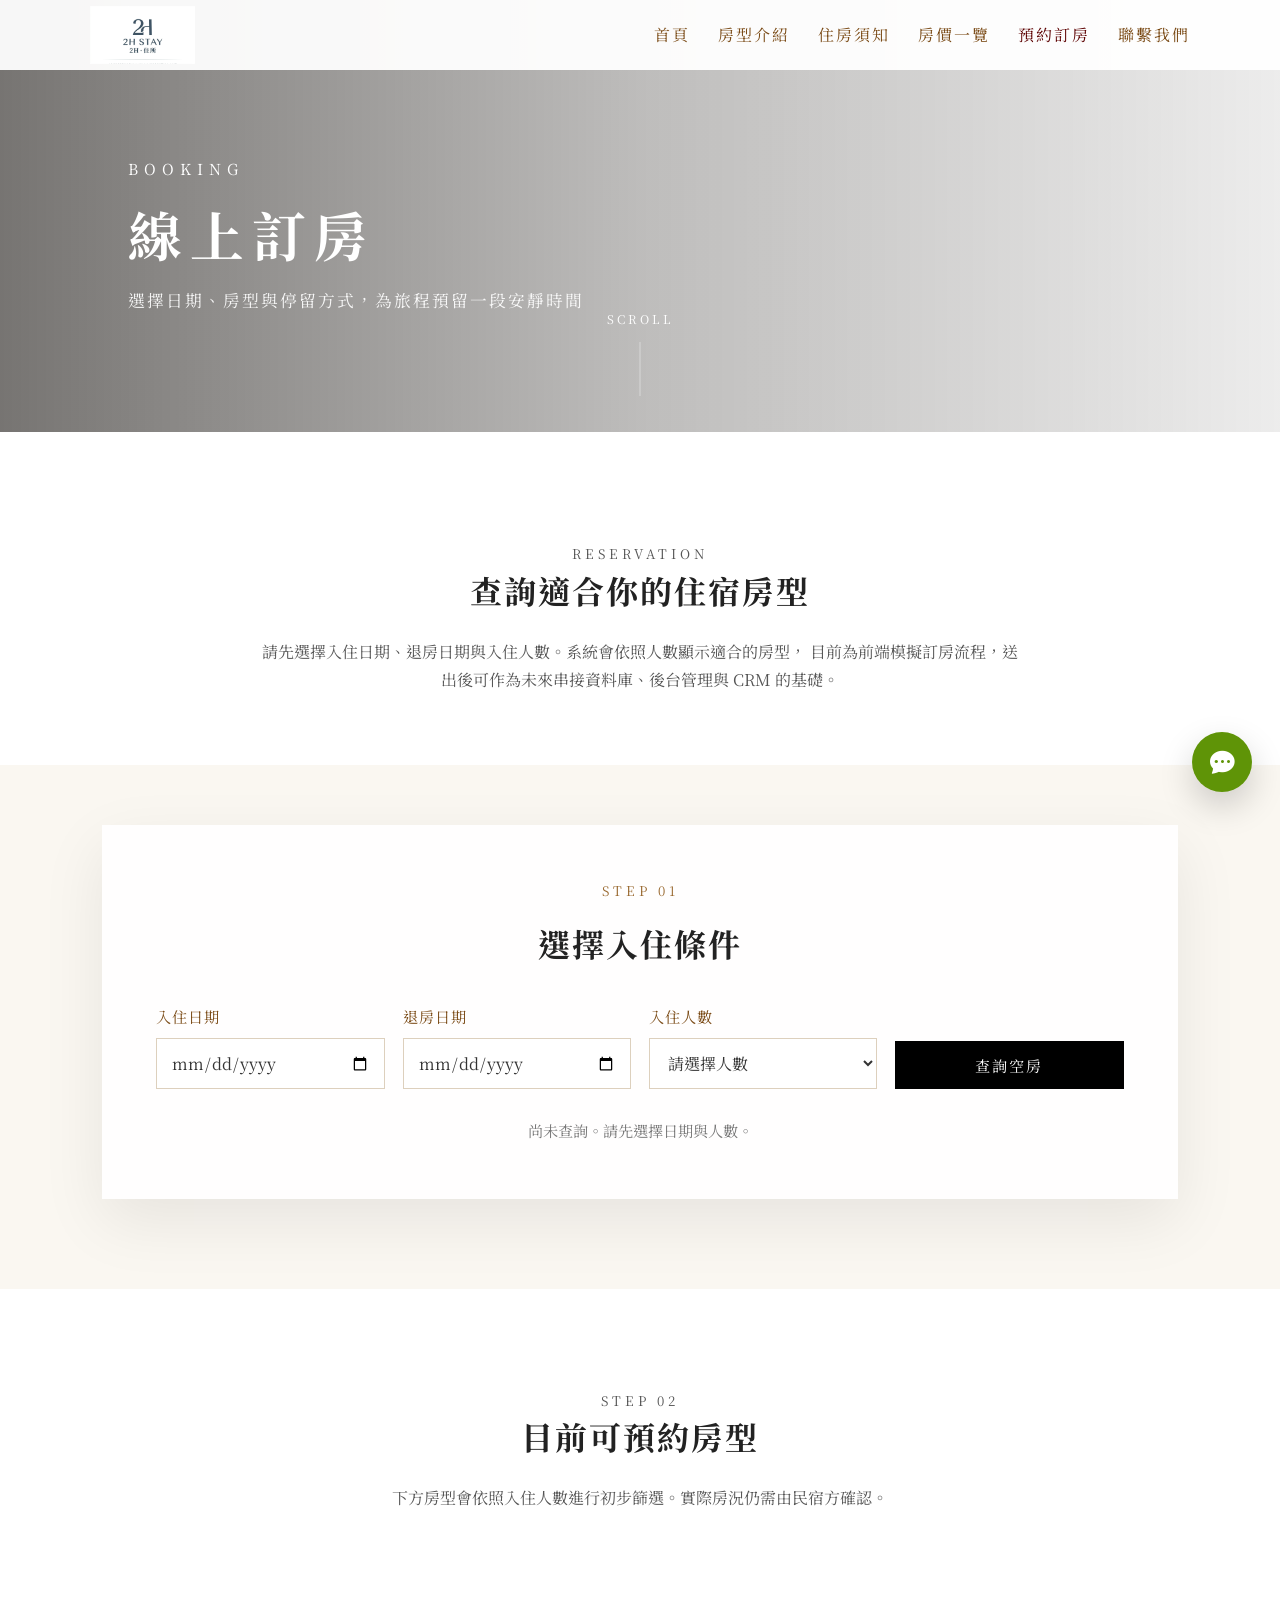
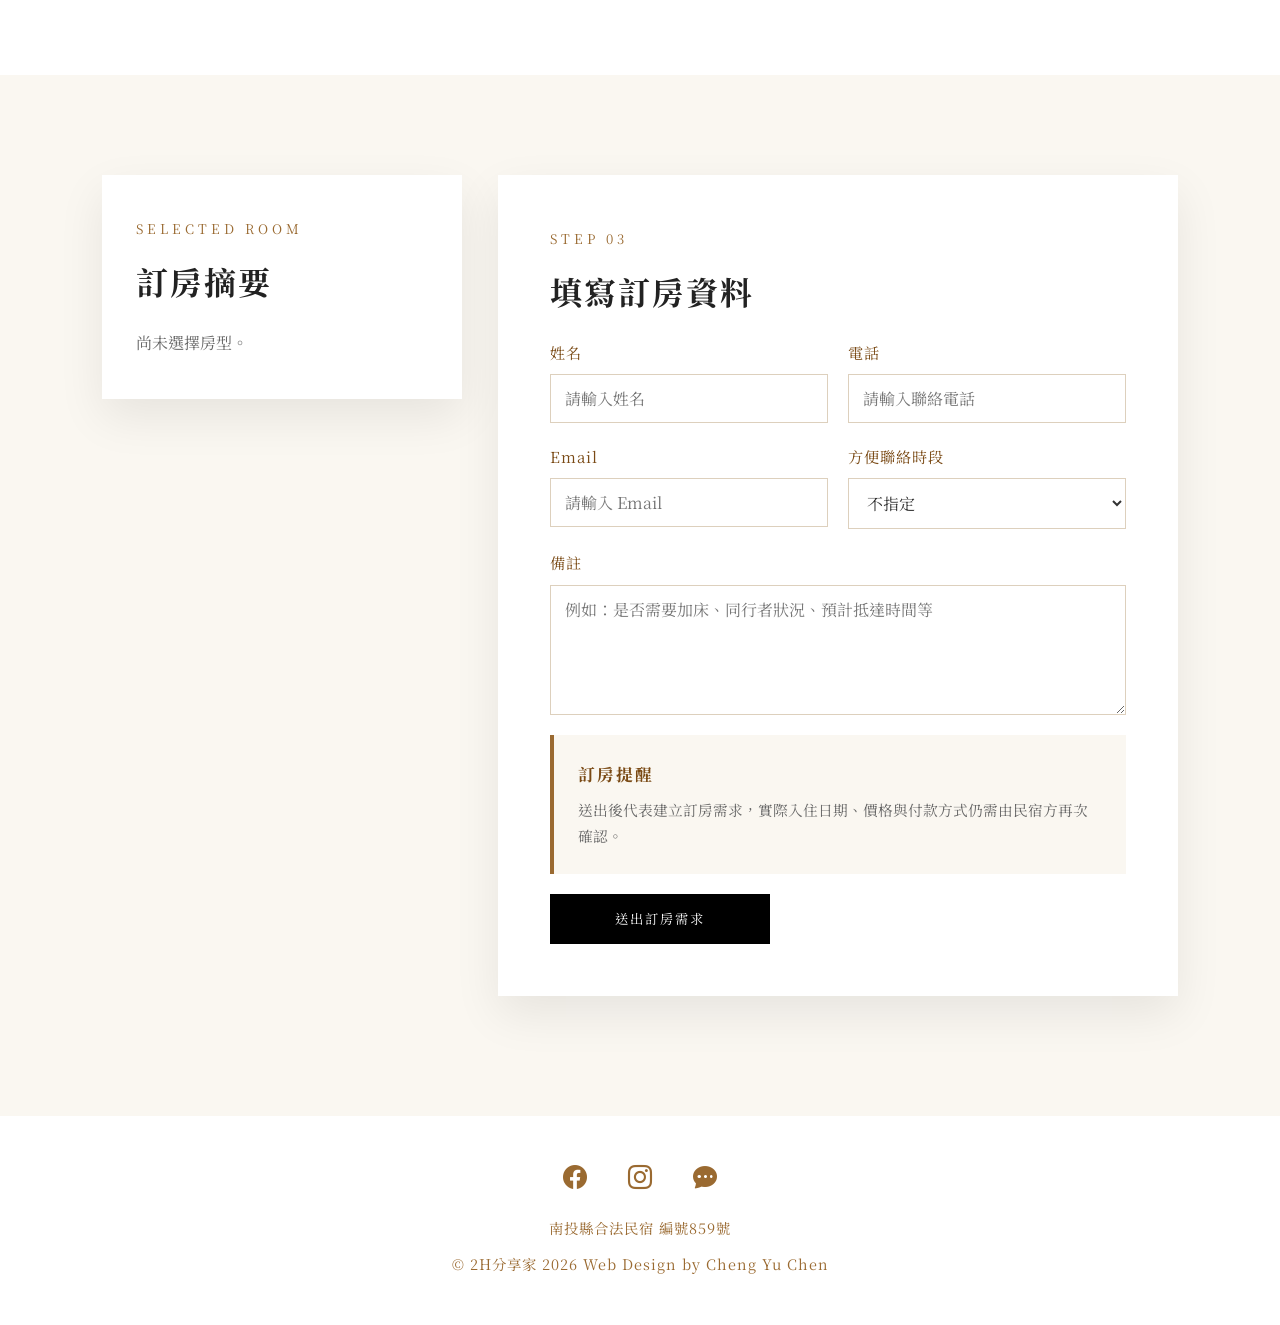
<file: booking.html>
<!DOCTYPE html>
<html lang="zh-TW">
<head>
  <meta charset="UTF-8">
  <meta name="viewport" content="width=device-width, initial-scale=1.0">

  <title>預約訂房｜2H分享家</title>
  <meta name="description" content="2H分享家線上訂房，選擇入住日期、退房日期與入住人數，查看可預約房型並送出訂房需求。">
  <meta name="keywords" content="2H分享家訂房,日月潭民宿訂房,南投住宿,包棟民宿,線上訂房">

  <meta property="og:type" content="website">
  <meta property="og:title" content="線上訂房｜2H分享家">
  <meta property="og:description" content="選擇入住日期與房型，為自己安排一段安靜舒適的日月潭住宿。">
  <meta property="og:locale" content="zh_TW">

  <link rel="canonical" href="https://sunmoonlakebnb.com.tw/booking.html">

  <link rel="preconnect" href="https://fonts.googleapis.com">
  <link rel="preconnect" href="https://fonts.gstatic.com" crossorigin>
  <link href="https://fonts.googleapis.com/css2?family=Noto+Serif+TC:wght@400;500;600;700&display=swap" rel="stylesheet">
  <link href="https://cdn.jsdelivr.net/npm/bootstrap-icons@1.10.5/font/bootstrap-icons.css" rel="stylesheet">

  <link rel="stylesheet" href="./css/base.css">
  <link rel="stylesheet" href="./css/layout.css">
  <link rel="stylesheet" href="./css/book.css">
</head>

<body data-page="booking">
  <div id="site-header"></div>

  <section class="booking-hero">
    <div class="booking-hero-mask"></div>

    <div class="booking-hero-text reveal">
      <p>BOOKING</p>
      <h1>線上訂房</h1>
      <span>選擇日期、房型與停留方式，為旅程預留一段安靜時間</span>
    </div>

    <div class="scroll-down">
      <span>SCROLL</span>
      <div class="scroll-line"></div>
    </div>
  </section>

  <main>
    <section class="booking-intro reveal">
      <p class="section-subtitle">RESERVATION</p>
      <h2>查詢適合你的住宿房型</h2>
      <p>
        請先選擇入住日期、退房日期與入住人數。系統會依照人數顯示適合的房型，
        目前為前端模擬訂房流程，送出後可作為未來串接資料庫、後台管理與 CRM 的基礎。
      </p>
    </section>

    <section class="booking-search-section reveal" aria-labelledby="bookingSearchTitle">
      <div class="booking-search-panel">
        <div class="booking-search-heading">
          <p class="section-subtitle">STEP 01</p>
          <h2 id="bookingSearchTitle">選擇入住條件</h2>
        </div>

        <form id="bookingSearchForm" class="booking-search-form">
          <div class="booking-field">
            <label for="checkin">入住日期</label>
            <input id="checkin" name="checkin" type="date" required>
          </div>

          <div class="booking-field">
            <label for="checkout">退房日期</label>
            <input id="checkout" name="checkout" type="date" required>
          </div>

          <div class="booking-field">
            <label for="guests">入住人數</label>
            <select id="guests" name="guests" required>
              <option value="">請選擇人數</option>
              <option value="2">2 位</option>
              <option value="4">4 位</option>
              <option value="6">6 位</option>
              <option value="10">10 位</option>
              <option value="14">14 位</option>
              <option value="24">24 位</option>
            </select>
          </div>

          <button class="booking-search-btn" type="submit">
            查詢空房
          </button>
        </form>

        <p id="searchHint" class="search-hint">
          尚未查詢。請先選擇日期與人數。
        </p>
      </div>
    </section>

    <section class="available-room-section" aria-labelledby="availableRoomTitle">
      <div class="available-room-heading reveal">
        <p class="section-subtitle">STEP 02</p>
        <h2 id="availableRoomTitle">目前可預約房型</h2>
        <p>
          下方房型會依照入住人數進行初步篩選。實際房況仍需由民宿方確認。
        </p>
      </div>

      <div id="availableRoomList" class="available-room-list"></div>
    </section>

    <section class="booking-form-section reveal" aria-labelledby="bookingFormTitle">
      <div class="booking-form-layout">
        <aside class="booking-summary-card">
          <p class="section-subtitle">SELECTED ROOM</p>
          <h2>訂房摘要</h2>

          <div id="selectedRoomSummary" class="selected-room-summary">
            <p>尚未選擇房型。</p>
          </div>
        </aside>

        <div class="booking-form-panel">
          <p class="section-subtitle">STEP 03</p>
          <h2 id="bookingFormTitle">填寫訂房資料</h2>

          <form id="bookingForm" class="booking-form">
            <input id="selectedRoomId" name="selectedRoomId" type="hidden">

            <div class="booking-field">
              <label for="name">姓名</label>
              <input id="name" name="name" type="text" placeholder="請輸入姓名" required>
            </div>

            <div class="booking-field">
              <label for="phone">電話</label>
              <input id="phone" name="phone" type="tel" placeholder="請輸入聯絡電話" required>
            </div>

            <div class="booking-field">
              <label for="email">Email</label>
              <input id="email" name="email" type="email" placeholder="請輸入 Email" required>
            </div>

            <div class="booking-field">
              <label for="contactTime">方便聯絡時段</label>
              <select id="contactTime" name="contactTime">
                <option value="不指定">不指定</option>
                <option value="上午 09:00-12:00">上午 09:00-12:00</option>
                <option value="下午 13:00-18:00">下午 13:00-18:00</option>
                <option value="晚上 18:00-21:00">晚上 18:00-21:00</option>
              </select>
            </div>

            <div class="booking-field full">
              <label for="note">備註</label>
              <textarea id="note" name="note" placeholder="例如：是否需要加床、同行者狀況、預計抵達時間等"></textarea>
            </div>

            <div class="booking-notice full">
              <h3>訂房提醒</h3>
              <p>
                送出後代表建立訂房需求，實際入住日期、價格與付款方式仍需由民宿方再次確認。
              </p>
            </div>

            <div class="booking-action full">
              <button type="submit" class="submit-booking-btn">
                送出訂房需求
              </button>
            </div>
          </form>

          <div id="bookingResult" class="booking-result" aria-live="polite"></div>
        </div>
      </div>
    </section>
  </main>

  <div id="site-footer"></div>

  <script src="./js/layout.js"></script>
  <script src="./js/scrollEffects.js"></script>
  <script src="./data/rooms.js"></script>
  <script src="./js/book.js"></script>
</body>
</html>
</file>
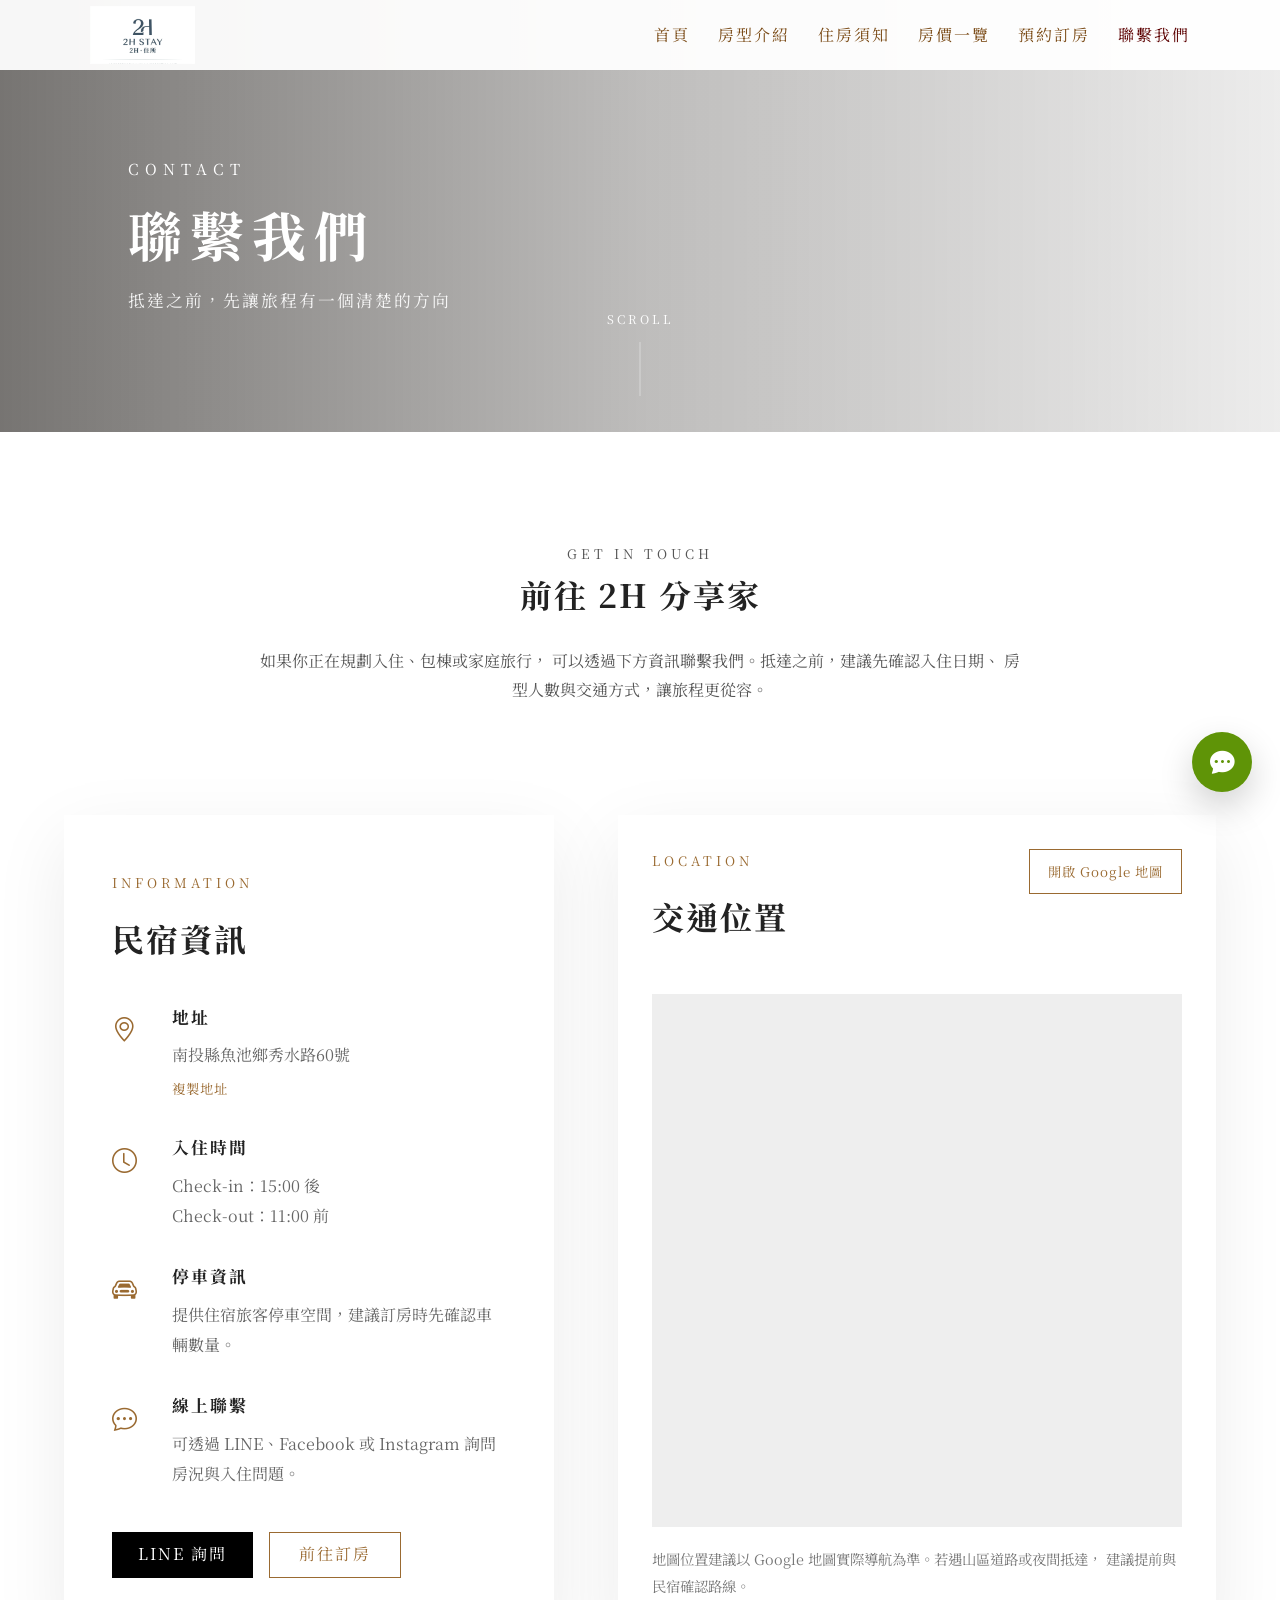
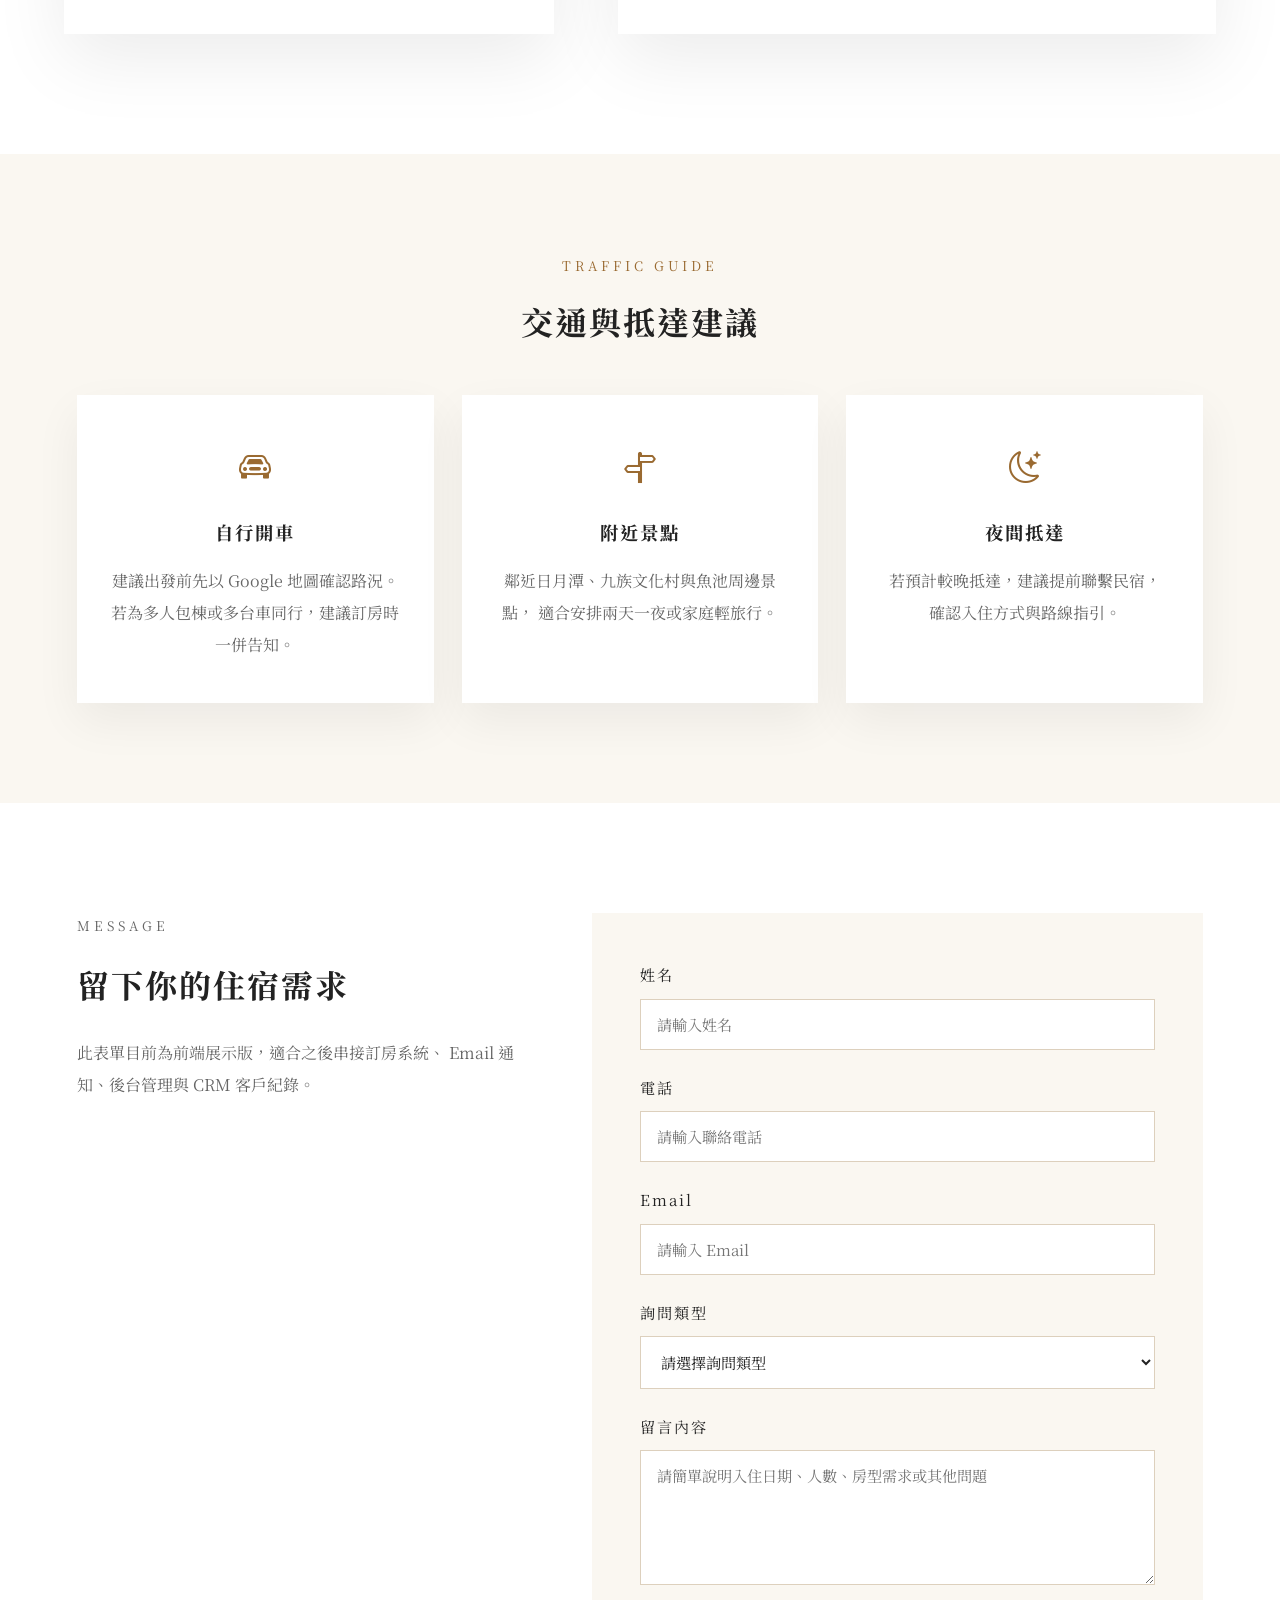
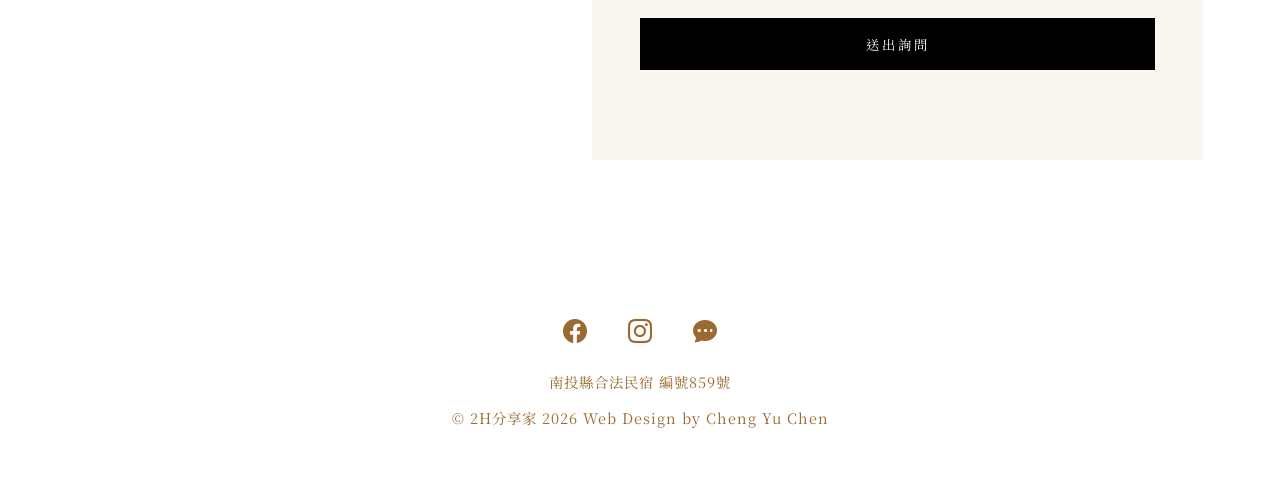
<file: contact.html>
<!DOCTYPE html>
<html lang="zh-TW">
<head>
  <meta charset="UTF-8">
  <meta name="viewport" content="width=device-width, initial-scale=1.0">

  <title>聯繫我們｜2H分享家</title>

  <meta
    name="description"
    content="聯繫2H分享家，查看民宿地址、交通位置、停車資訊、入住時間與線上聯絡方式。"
  >
  <meta
    name="keywords"
    content="2H分享家聯繫方式,日月潭民宿地址,南投民宿交通,魚池鄉民宿,包棟民宿聯絡"
  >

  <meta property="og:type" content="website">
  <meta property="og:title" content="聯繫我們｜2H分享家">
  <meta property="og:description" content="查看2H分享家的地址、交通方式、停車資訊與線上聯絡方式。">
  <meta property="og:locale" content="zh_TW">

  <link rel="canonical" href="https://example.com/contact.html">

  <link rel="preconnect" href="https://fonts.googleapis.com">
  <link rel="preconnect" href="https://fonts.gstatic.com" crossorigin>
  <link
    href="https://fonts.googleapis.com/css2?family=Noto+Serif+TC:wght@400;500;600;700&display=swap"
    rel="stylesheet"
  >

  <link
    href="https://cdn.jsdelivr.net/npm/bootstrap-icons@1.10.5/font/bootstrap-icons.css"
    rel="stylesheet"
  >

  <link rel="stylesheet" href="./css/base.css">
  <link rel="stylesheet" href="./css/layout.css">
  <link rel="stylesheet" href="./css/contact.css">

  <script type="application/ld+json">
  {
    "@context": "https://schema.org",
    "@type": "BedAndBreakfast",
    "name": "2H分享家",
    "description": "日月潭療癒系民宿，提供雙人、四人、六人與多人組合房型。",
    "address": {
      "@type": "PostalAddress",
      "addressCountry": "TW",
      "addressRegion": "南投縣",
      "addressLocality": "魚池鄉",
      "streetAddress": "請填入正式地址"
    },
    "url": "https://example.com/contact.html"
  }
  </script>
</head>

<body data-page="contact">
  <div id="site-header"></div>

  <section class="contact-hero">
    <div class="contact-hero-mask"></div>

    <div class="contact-hero-text reveal">
      <p>CONTACT</p>
      <h1>聯繫我們</h1>
      <span>抵達之前，先讓旅程有一個清楚的方向</span>
    </div>

    <div class="scroll-down">
      <span>SCROLL</span>
      <div class="scroll-line"></div>
    </div>
  </section>

  <main>
    <section class="contact-intro reveal">
      <p class="section-subtitle">GET IN TOUCH</p>
      <h2>前往 2H 分享家</h2>
      <p>
        如果你正在規劃入住、包棟或家庭旅行，
        可以透過下方資訊聯繫我們。抵達之前，建議先確認入住日期、
        房型人數與交通方式，讓旅程更從容。
      </p>
    </section>

    <section class="contact-main-section">
      <div class="contact-main-grid">

        <section class="contact-card contact-info-card reveal">
          <p class="section-subtitle">INFORMATION</p>
          <h2>民宿資訊</h2>

          <div class="info-list">
            <div class="info-item">
              <i class="bi bi-geo-alt"></i>
              <div>
                <h3>地址</h3>
                <p id="addressText">南投縣魚池鄉秀水路60號</p>
                <button type="button" class="text-btn" id="copyAddressBtn">
                  複製地址
                </button>
              </div>
            </div>

            <div class="info-item">
              <i class="bi bi-clock"></i>
              <div>
                <h3>入住時間</h3>
                <p>Check-in：15:00 後</p>
                <p>Check-out：11:00 前</p>
              </div>
            </div>

            <div class="info-item">
              <i class="bi bi-car-front"></i>
              <div>
                <h3>停車資訊</h3>
                <p>提供住宿旅客停車空間，建議訂房時先確認車輛數量。</p>
              </div>
            </div>

            <div class="info-item">
              <i class="bi bi-chat-dots"></i>
              <div>
                <h3>線上聯繫</h3>
                <p>可透過 LINE、Facebook 或 Instagram 詢問房況與入住問題。</p>
              </div>
            </div>
          </div>

          <div class="contact-actions">
            <a href="https://line.me/R/ti/p/%40866acglg" target="_blank" class="primary-btn">
              LINE 詢問
            </a>
            <a href="booking.html" class="outline-btn">
              前往訂房
            </a>
          </div>
        </section>

        <section class="contact-card map-card reveal">
          <div class="map-header">
            <div>
              <p class="section-subtitle">LOCATION</p>
              <h2>交通位置</h2>
            </div>

            <button type="button" class="map-open-btn" id="openMapBtn">
              開啟 Google 地圖
            </button>
          </div>

          <div class="map-wrap">
            <iframe
              title="2H分享家 Google 地圖位置"
              src="https://www.google.com/maps?q=%E5%8D%97%E6%8A%95%E7%B8%A3%E9%AD%9A%E6%B1%A0%E9%84%89%E7%A7%80%E6%B0%B4%E8%B7%AF60%E8%99%9F&output=embed"
              loading="lazy"
              referrerpolicy="no-referrer-when-downgrade">
            </iframe>
          </div>

          <p class="map-note">
            地圖位置建議以 Google 地圖實際導航為準。若遇山區道路或夜間抵達，
            建議提前與民宿確認路線。
          </p>
        </section>

      </div>
    </section>

    <section class="traffic-section reveal">
      <p class="section-subtitle">TRAFFIC GUIDE</p>
      <h2>交通與抵達建議</h2>

      <div class="traffic-grid">
        <article class="traffic-card">
          <i class="bi bi-car-front"></i>
          <h3>自行開車</h3>
          <p>
            建議出發前先以 Google 地圖確認路況。
            若為多人包棟或多台車同行，建議訂房時一併告知。
          </p>
        </article>

        <article class="traffic-card">
          <i class="bi bi-signpost-split"></i>
          <h3>附近景點</h3>
          <p>
            鄰近日月潭、九族文化村與魚池周邊景點，
            適合安排兩天一夜或家庭輕旅行。
          </p>
        </article>

        <article class="traffic-card">
          <i class="bi bi-moon-stars"></i>
          <h3>夜間抵達</h3>
          <p>
            若預計較晚抵達，建議提前聯繫民宿，
            確認入住方式與路線指引。
          </p>
        </article>
      </div>
    </section>

    <section class="contact-form-section reveal">
      <div class="form-layout">
        <div class="form-copy">
          <p class="section-subtitle">MESSAGE</p>
          <h2>留下你的住宿需求</h2>
          <p>
            此表單目前為前端展示版，適合之後串接訂房系統、
            Email 通知、後台管理與 CRM 客戶紀錄。
          </p>
        </div>

        <form class="contact-form" id="contactForm">
          <div class="form-row">
            <label for="guestName">姓名</label>
            <input type="text" id="guestName" name="guestName" placeholder="請輸入姓名" required>
          </div>

          <div class="form-row">
            <label for="guestPhone">電話</label>
            <input type="tel" id="guestPhone" name="guestPhone" placeholder="請輸入聯絡電話" required>
          </div>

          <div class="form-row">
            <label for="guestEmail">Email</label>
            <input type="email" id="guestEmail" name="guestEmail" placeholder="請輸入 Email">
          </div>

          <div class="form-row">
            <label for="messageType">詢問類型</label>
            <select id="messageType" name="messageType" required>
              <option value="">請選擇詢問類型</option>
              <option value="booking">訂房詢問</option>
              <option value="room">房型問題</option>
              <option value="traffic">交通資訊</option>
              <option value="group">包棟 / 多人入住</option>
              <option value="other">其他問題</option>
            </select>
          </div>

          <div class="form-row">
            <label for="guestMessage">留言內容</label>
            <textarea
              id="guestMessage"
              name="guestMessage"
              rows="5"
              placeholder="請簡單說明入住日期、人數、房型需求或其他問題"
              required></textarea>
          </div>

          <button type="submit" class="submit-btn">
            送出詢問
          </button>

          <p class="form-message" id="formMessage"></p>
        </form>
      </div>
    </section>
  </main>

  <div id="site-footer"></div>

  <script src="./js/layout.js"></script>
  <script src="./js/contact-page.js"></script>
</body>
</html>
</file>
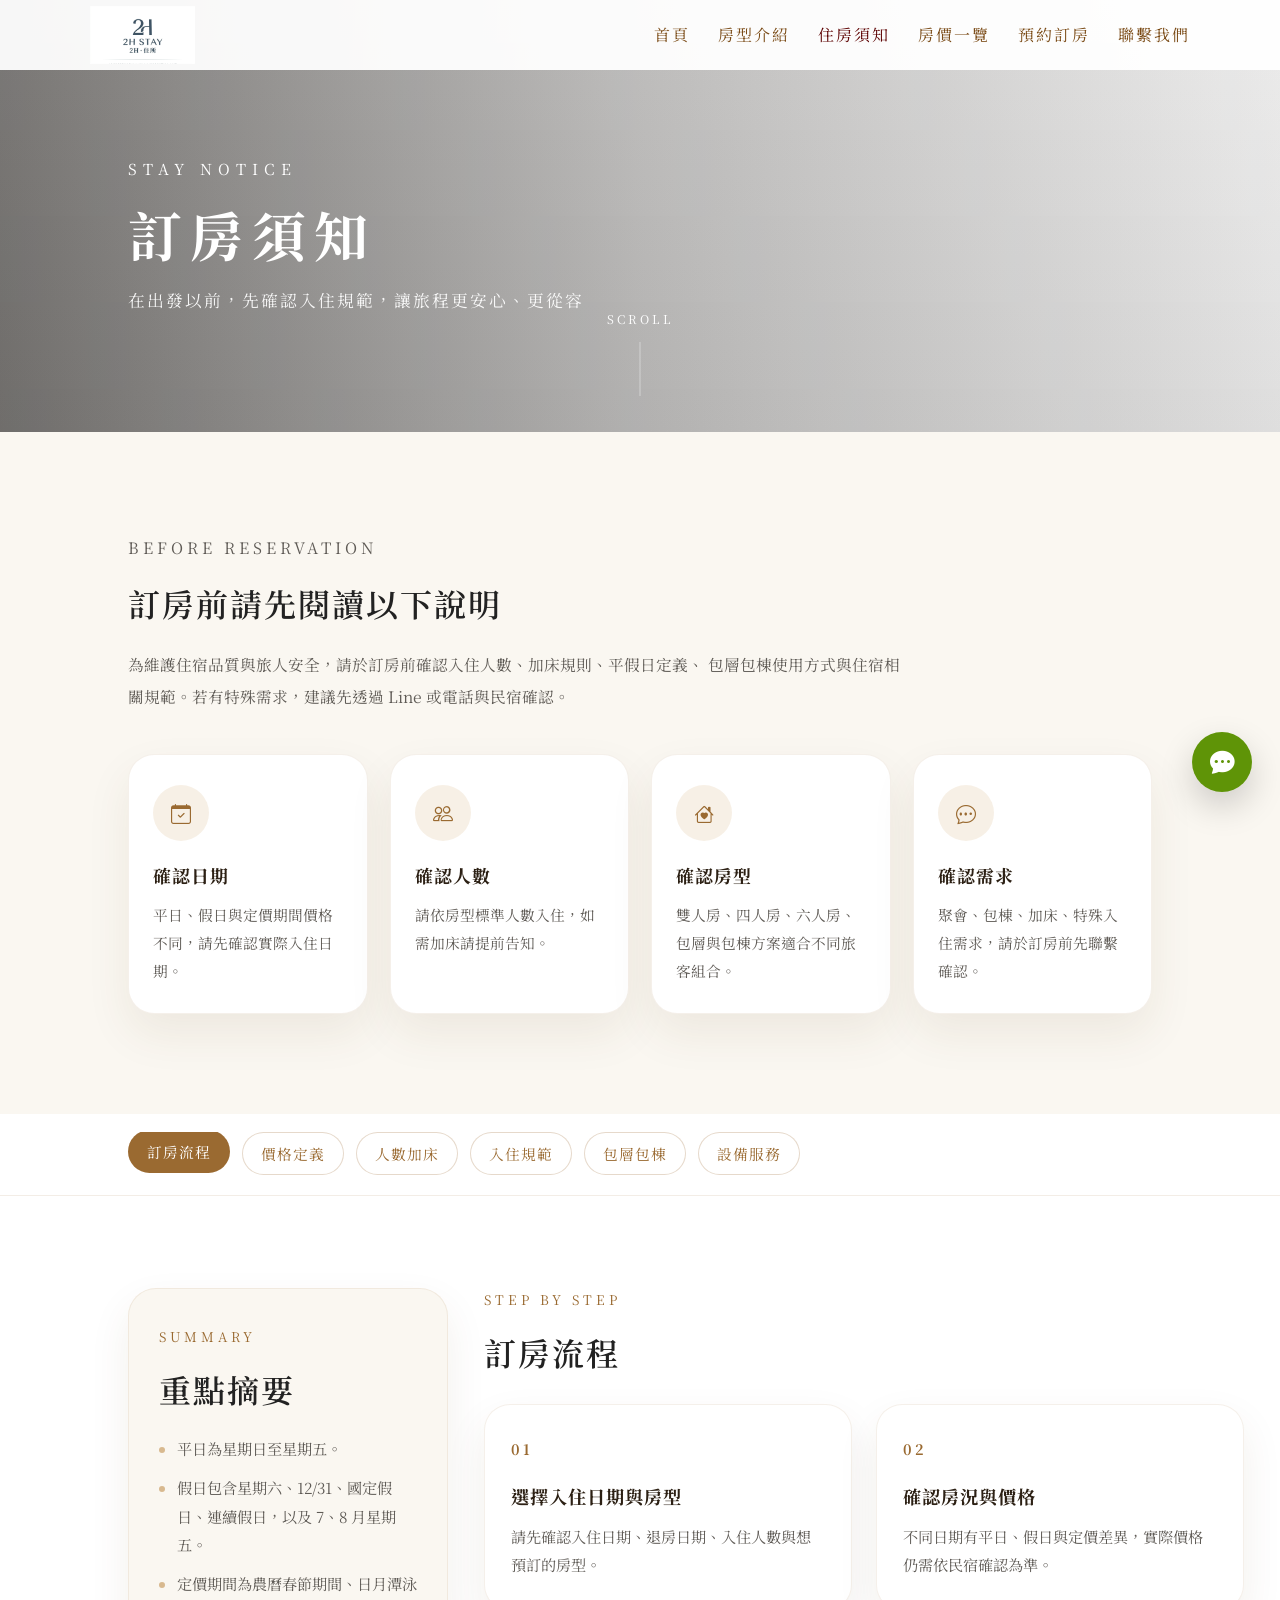
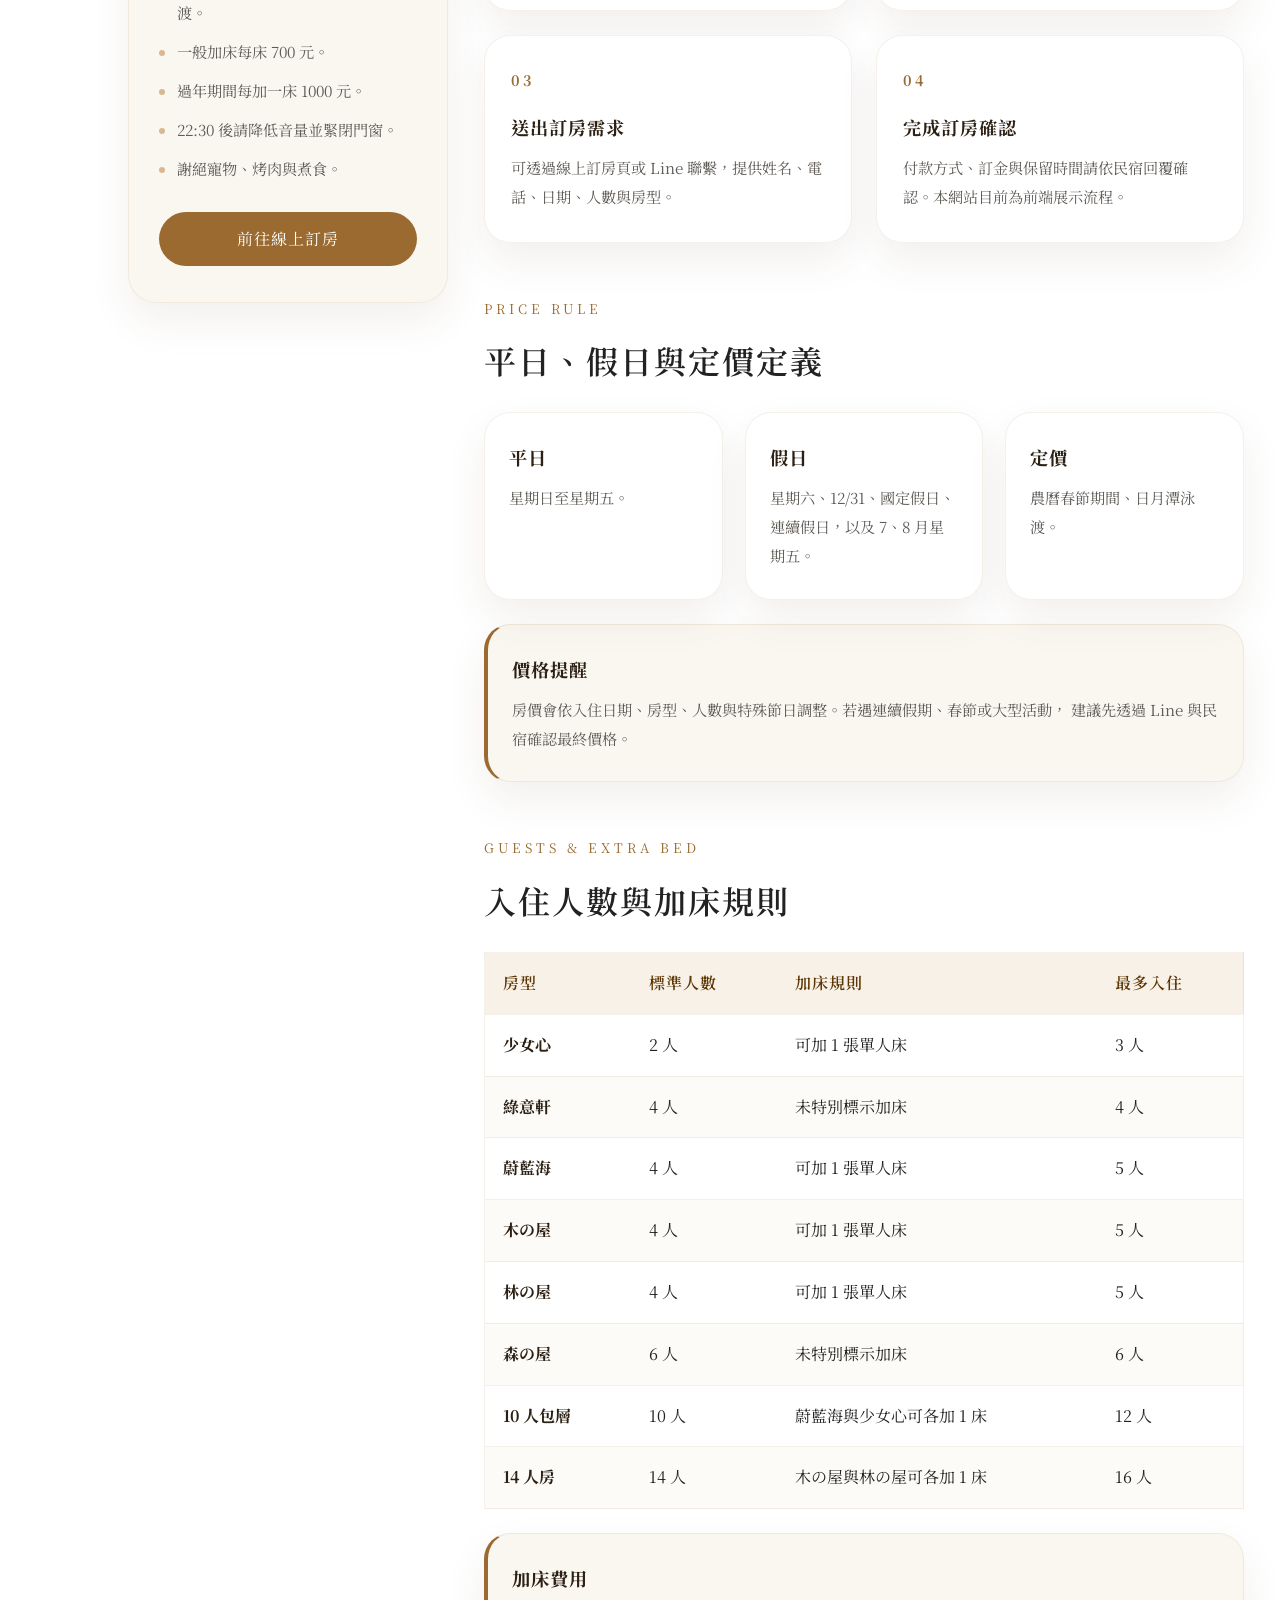
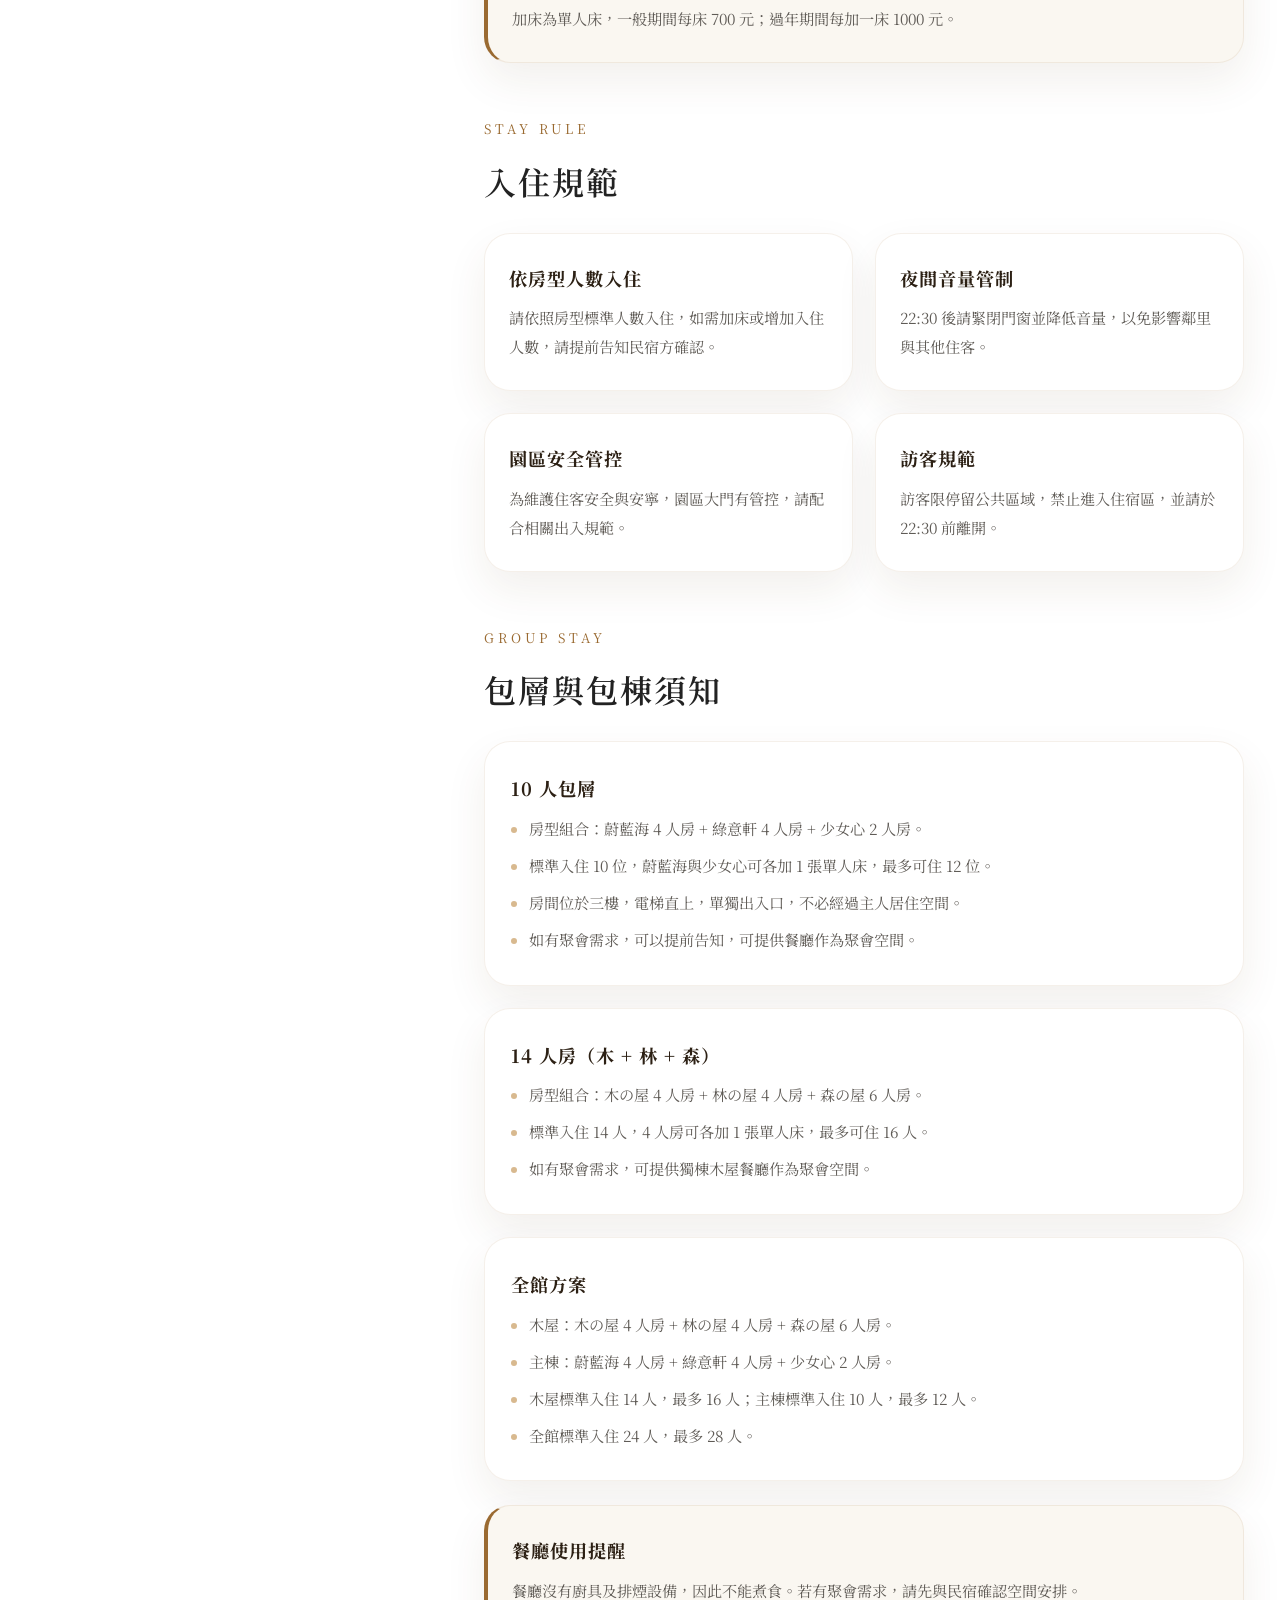
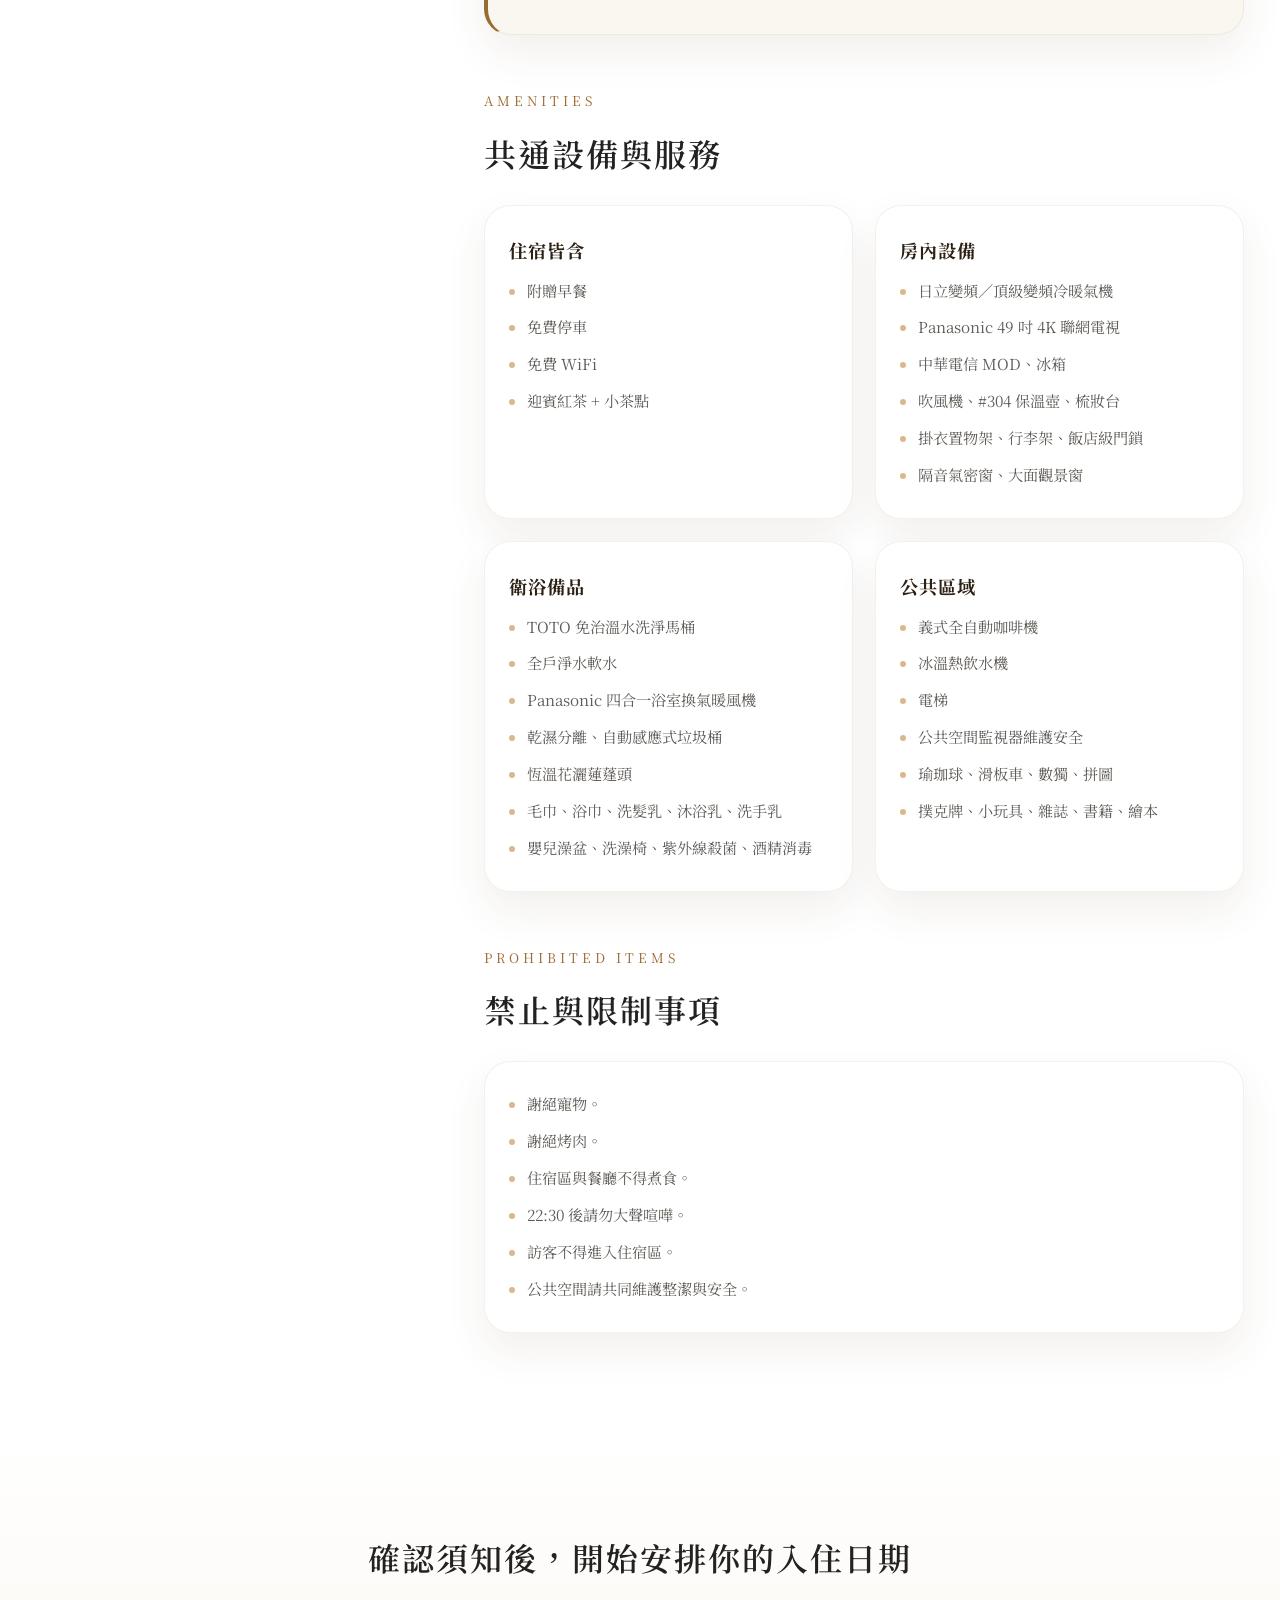
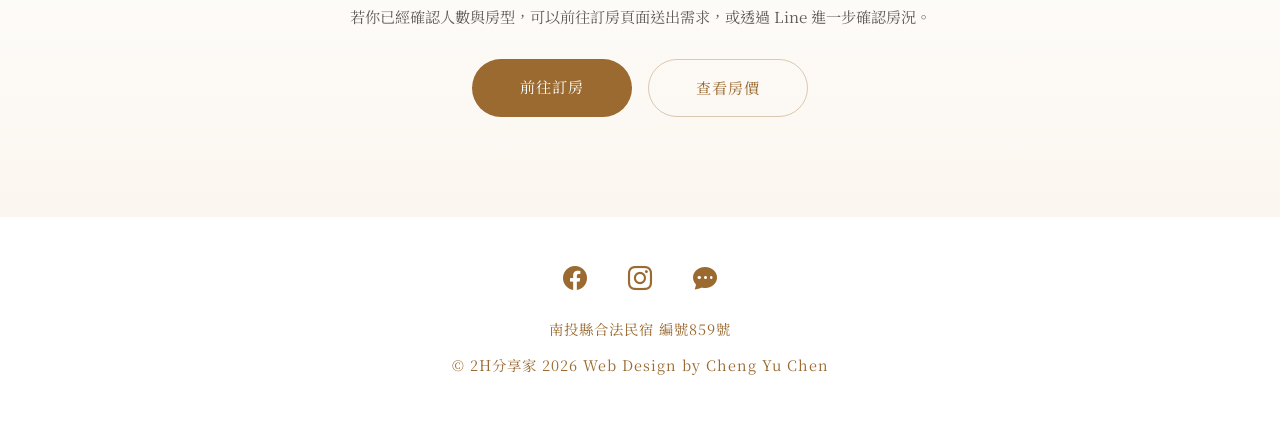
<file: notice.html>
<!DOCTYPE html>
<html lang="zh-TW">
<head>
  <meta charset="UTF-8" />
  <meta name="viewport" content="width=device-width, initial-scale=1.0" />

  <title>訂房須知｜2H分享家</title>
  <meta
    name="description"
    content="2H分享家訂房須知，包含平假日定義、加床規則、入住人數、包層包棟規範、公共空間使用與住宿注意事項。"
  />
  <meta
    name="keywords"
    content="2H分享家訂房須知,日月潭民宿訂房須知,入住規範,加床規則,包棟須知,南投住宿"
  />

  <meta property="og:type" content="website" />
  <meta property="og:title" content="訂房須知｜2H分享家" />
  <meta property="og:description" content="入住前請先閱讀訂房、加床、包棟與住宿相關注意事項。" />
  <meta property="og:locale" content="zh_TW" />
  <link rel="canonical" href="https://example.com/notice.html" />

  <link rel="preconnect" href="https://fonts.googleapis.com" />
  <link rel="preconnect" href="https://fonts.gstatic.com" crossorigin />
  <link
    href="https://fonts.googleapis.com/css2?family=Noto+Serif+TC:wght@400;500;600;700&display=swap"
    rel="stylesheet"
  />
  <link
    href="https://cdn.jsdelivr.net/npm/bootstrap-icons@1.10.5/font/bootstrap-icons.css"
    rel="stylesheet"
  />

  <link rel="stylesheet" href="./css/base.css" />
  <link rel="stylesheet" href="./css/layout.css" />
  <link rel="stylesheet" href="./css/notice.css" />
</head>

<body data-page="notice">
  <div id="site-header"></div>

  <section class="notice-hero">
    <div class="notice-hero-mask"></div>

    <div class="notice-hero-text reveal">
      <p>STAY NOTICE</p>
      <h1>訂房須知</h1>
      <span>在出發以前，先確認入住規範，讓旅程更安心、更從容</span>
    </div>

    <div class="scroll-down">
      <span>SCROLL</span>
      <div class="scroll-line"></div>
    </div>
  </section>

  <main>
    <section class="notice-intro reveal">
      <div class="notice-intro-inner">
        <p class="section-subtitle">BEFORE RESERVATION</p>
        <h2>訂房前請先閱讀以下說明</h2>
        <p>
          為維護住宿品質與旅人安全，請於訂房前確認入住人數、加床規則、平假日定義、
          包層包棟使用方式與住宿相關規範。若有特殊需求，建議先透過 Line 或電話與民宿確認。
        </p>

        <div class="notice-quick-grid">
          <article class="notice-quick-card">
            <span><i class="bi bi-calendar-check"></i></span>
            <h3>確認日期</h3>
            <p>平日、假日與定價期間價格不同，請先確認實際入住日期。</p>
          </article>

          <article class="notice-quick-card">
            <span><i class="bi bi-people"></i></span>
            <h3>確認人數</h3>
            <p>請依房型標準人數入住，如需加床請提前告知。</p>
          </article>

          <article class="notice-quick-card">
            <span><i class="bi bi-house-heart"></i></span>
            <h3>確認房型</h3>
            <p>雙人房、四人房、六人房、包層與包棟方案適合不同旅客組合。</p>
          </article>

          <article class="notice-quick-card">
            <span><i class="bi bi-chat-dots"></i></span>
            <h3>確認需求</h3>
            <p>聚會、包棟、加床、特殊入住需求，請於訂房前先聯繫確認。</p>
          </article>
        </div>
      </div>
    </section>

    <section class="notice-nav-section reveal">
      <div class="notice-nav" aria-label="訂房須知分類">
        <button class="notice-tab is-active" type="button" data-target="bookingFlow">訂房流程</button>
        <button class="notice-tab" type="button" data-target="priceRule">價格定義</button>
        <button class="notice-tab" type="button" data-target="guestRule">人數加床</button>
        <button class="notice-tab" type="button" data-target="stayRule">入住規範</button>
        <button class="notice-tab" type="button" data-target="groupRule">包層包棟</button>
        <button class="notice-tab" type="button" data-target="facilityRule">設備服務</button>
      </div>
    </section>

    <section class="notice-content-section">
      <div class="notice-content-layout">
        <aside class="notice-side-card reveal">
          <p class="section-subtitle">SUMMARY</p>
          <h2>重點摘要</h2>

          <ul class="summary-list">
            <li>平日為星期日至星期五。</li>
            <li>假日包含星期六、12/31、國定假日、連續假日，以及 7、8 月星期五。</li>
            <li>定價期間為農曆春節期間、日月潭泳渡。</li>
            <li>一般加床每床 700 元。</li>
            <li>過年期間每加一床 1000 元。</li>
            <li>22:30 後請降低音量並緊閉門窗。</li>
            <li>謝絕寵物、烤肉與煮食。</li>
          </ul>

          <a class="side-booking-btn" href="booking.html">前往線上訂房</a>
        </aside>

        <div class="notice-main">
          <section class="notice-block reveal" id="bookingFlow">
            <div class="notice-block-heading">
              <p class="section-subtitle">STEP BY STEP</p>
              <h2>訂房流程</h2>
            </div>

            <div class="step-list">
              <article class="step-card">
                <span class="step-number">01</span>
                <h3>選擇入住日期與房型</h3>
                <p>請先確認入住日期、退房日期、入住人數與想預訂的房型。</p>
              </article>

              <article class="step-card">
                <span class="step-number">02</span>
                <h3>確認房況與價格</h3>
                <p>不同日期有平日、假日與定價差異，實際價格仍需依民宿確認為準。</p>
              </article>

              <article class="step-card">
                <span class="step-number">03</span>
                <h3>送出訂房需求</h3>
                <p>可透過線上訂房頁或 Line 聯繫，提供姓名、電話、日期、人數與房型。</p>
              </article>

              <article class="step-card">
                <span class="step-number">04</span>
                <h3>完成訂房確認</h3>
                <p>付款方式、訂金與保留時間請依民宿回覆確認。本網站目前為前端展示流程。</p>
              </article>
            </div>
          </section>

          <section class="notice-block reveal" id="priceRule">
            <div class="notice-block-heading">
              <p class="section-subtitle">PRICE RULE</p>
              <h2>平日、假日與定價定義</h2>
            </div>

            <div class="definition-grid">
              <article class="definition-card">
                <h3>平日</h3>
                <p>星期日至星期五。</p>
              </article>

              <article class="definition-card">
                <h3>假日</h3>
                <p>星期六、12/31、國定假日、連續假日，以及 7、8 月星期五。</p>
              </article>

              <article class="definition-card">
                <h3>定價</h3>
                <p>農曆春節期間、日月潭泳渡。</p>
              </article>
            </div>

            <div class="notice-note">
              <h3>價格提醒</h3>
              <p>
                房價會依入住日期、房型、人數與特殊節日調整。若遇連續假期、春節或大型活動，
                建議先透過 Line 與民宿確認最終價格。
              </p>
            </div>
          </section>

          <section class="notice-block reveal" id="guestRule">
            <div class="notice-block-heading">
              <p class="section-subtitle">GUESTS & EXTRA BED</p>
              <h2>入住人數與加床規則</h2>
            </div>

            <div class="table-scroll">
              <table class="notice-table">
                <thead>
                  <tr>
                    <th>房型</th>
                    <th>標準人數</th>
                    <th>加床規則</th>
                    <th>最多入住</th>
                  </tr>
                </thead>
                <tbody>
                  <tr>
                    <td>少女心</td>
                    <td>2 人</td>
                    <td>可加 1 張單人床</td>
                    <td>3 人</td>
                  </tr>
                  <tr>
                    <td>綠意軒</td>
                    <td>4 人</td>
                    <td>未特別標示加床</td>
                    <td>4 人</td>
                  </tr>
                  <tr>
                    <td>蔚藍海</td>
                    <td>4 人</td>
                    <td>可加 1 張單人床</td>
                    <td>5 人</td>
                  </tr>
                  <tr>
                    <td>木の屋</td>
                    <td>4 人</td>
                    <td>可加 1 張單人床</td>
                    <td>5 人</td>
                  </tr>
                  <tr>
                    <td>林の屋</td>
                    <td>4 人</td>
                    <td>可加 1 張單人床</td>
                    <td>5 人</td>
                  </tr>
                  <tr>
                    <td>森の屋</td>
                    <td>6 人</td>
                    <td>未特別標示加床</td>
                    <td>6 人</td>
                  </tr>
                  <tr>
                    <td>10 人包層</td>
                    <td>10 人</td>
                    <td>蔚藍海與少女心可各加 1 床</td>
                    <td>12 人</td>
                  </tr>
                  <tr>
                    <td>14 人房</td>
                    <td>14 人</td>
                    <td>木の屋與林の屋可各加 1 床</td>
                    <td>16 人</td>
                  </tr>
                </tbody>
              </table>
            </div>

            <div class="notice-note">
              <h3>加床費用</h3>
              <p>加床為單人床，一般期間每床 700 元；過年期間每加一床 1000 元。</p>
            </div>
          </section>

          <section class="notice-block reveal" id="stayRule">
            <div class="notice-block-heading">
              <p class="section-subtitle">STAY RULE</p>
              <h2>入住規範</h2>
            </div>

            <div class="rule-grid">
              <article class="rule-card">
                <h3>依房型人數入住</h3>
                <p>請依照房型標準人數入住，如需加床或增加入住人數，請提前告知民宿方確認。</p>
              </article>

              <article class="rule-card">
                <h3>夜間音量管制</h3>
                <p>22:30 後請緊閉門窗並降低音量，以免影響鄰里與其他住客。</p>
              </article>

              <article class="rule-card">
                <h3>園區安全管控</h3>
                <p>為維護住客安全與安寧，園區大門有管控，請配合相關出入規範。</p>
              </article>

              <article class="rule-card">
                <h3>訪客規範</h3>
                <p>訪客限停留公共區域，禁止進入住宿區，並請於 22:30 前離開。</p>
              </article>
            </div>
          </section>

          <section class="notice-block reveal" id="groupRule">
            <div class="notice-block-heading">
              <p class="section-subtitle">GROUP STAY</p>
              <h2>包層與包棟須知</h2>
            </div>

            <div class="group-card">
              <h3>10 人包層</h3>
              <ul>
                <li>房型組合：蔚藍海 4 人房 + 綠意軒 4 人房 + 少女心 2 人房。</li>
                <li>標準入住 10 位，蔚藍海與少女心可各加 1 張單人床，最多可住 12 位。</li>
                <li>房間位於三樓，電梯直上，單獨出入口，不必經過主人居住空間。</li>
                <li>如有聚會需求，可以提前告知，可提供餐廳作為聚會空間。</li>
              </ul>
            </div>

            <div class="group-card">
              <h3>14 人房（木 + 林 + 森）</h3>
              <ul>
                <li>房型組合：木の屋 4 人房 + 林の屋 4 人房 + 森の屋 6 人房。</li>
                <li>標準入住 14 人，4 人房可各加 1 張單人床，最多可住 16 人。</li>
                <li>如有聚會需求，可提供獨棟木屋餐廳作為聚會空間。</li>
              </ul>
            </div>

            <div class="group-card">
              <h3>全館方案</h3>
              <ul>
                <li>木屋：木の屋 4 人房 + 林の屋 4 人房 + 森の屋 6 人房。</li>
                <li>主棟：蔚藍海 4 人房 + 綠意軒 4 人房 + 少女心 2 人房。</li>
                <li>木屋標準入住 14 人，最多 16 人；主棟標準入住 10 人，最多 12 人。</li>
                <li>全館標準入住 24 人，最多 28 人。</li>
              </ul>
            </div>

            <div class="notice-note">
              <h3>餐廳使用提醒</h3>
              <p>餐廳沒有廚具及排煙設備，因此不能煮食。若有聚會需求，請先與民宿確認空間安排。</p>
            </div>
          </section>

          <section class="notice-block reveal" id="facilityRule">
            <div class="notice-block-heading">
              <p class="section-subtitle">AMENITIES</p>
              <h2>共通設備與服務</h2>
            </div>

            <div class="facility-grid">
              <article class="facility-card">
                <h3>住宿皆含</h3>
                <ul>
                  <li>附贈早餐</li>
                  <li>免費停車</li>
                  <li>免費 WiFi</li>
                  <li>迎賓紅茶 + 小茶點</li>
                </ul>
              </article>

              <article class="facility-card">
                <h3>房內設備</h3>
                <ul>
                  <li>日立變頻／頂級變頻冷暖氣機</li>
                  <li>Panasonic 49 吋 4K 聯網電視</li>
                  <li>中華電信 MOD、冰箱</li>
                  <li>吹風機、#304 保溫壺、梳妝台</li>
                  <li>掛衣置物架、行李架、飯店級門鎖</li>
                  <li>隔音氣密窗、大面觀景窗</li>
                </ul>
              </article>

              <article class="facility-card">
                <h3>衛浴備品</h3>
                <ul>
                  <li>TOTO 免治溫水洗淨馬桶</li>
                  <li>全戶淨水軟水</li>
                  <li>Panasonic 四合一浴室換氣暖風機</li>
                  <li>乾濕分離、自動感應式垃圾桶</li>
                  <li>恆溫花灑蓮蓬頭</li>
                  <li>毛巾、浴巾、洗髮乳、沐浴乳、洗手乳</li>
                  <li>嬰兒澡盆、洗澡椅、紫外線殺菌、酒精消毒</li>
                </ul>
              </article>

              <article class="facility-card">
                <h3>公共區域</h3>
                <ul>
                  <li>義式全自動咖啡機</li>
                  <li>冰溫熱飲水機</li>
                  <li>電梯</li>
                  <li>公共空間監視器維護安全</li>
                  <li>瑜珈球、滑板車、數獨、拼圖</li>
                  <li>撲克牌、小玩具、雜誌、書籍、繪本</li>
                </ul>
              </article>
            </div>
          </section>

          <section class="notice-block reveal">
            <div class="notice-block-heading">
              <p class="section-subtitle">PROHIBITED ITEMS</p>
              <h2>禁止與限制事項</h2>
            </div>

            <div class="prohibit-panel">
              <ul>
                <li>謝絕寵物。</li>
                <li>謝絕烤肉。</li>
                <li>住宿區與餐廳不得煮食。</li>
                <li>22:30 後請勿大聲喧嘩。</li>
                <li>訪客不得進入住宿區。</li>
                <li>公共空間請共同維護整潔與安全。</li>
              </ul>
            </div>
          </section>
        </div>
      </div>
    </section>

    <section class="notice-cta reveal">
      <h2>確認須知後，開始安排你的入住日期</h2>
      <p>若你已經確認人數與房型，可以前往訂房頁面送出需求，或透過 Line 進一步確認房況。</p>

      <div class="notice-cta-actions">
        <a href="booking.html" class="notice-btn primary">前往訂房</a>
        <a href="rate.html" class="notice-btn secondary">查看房價</a>
      </div>
    </section>
  </main>

  <div id="site-footer"></div>

  <script src="./js/layout.js"></script>
  <script src="./js/scrollEffects.js"></script>
  <script src="./js/notice.js"></script>
</body>
</html>
</file>
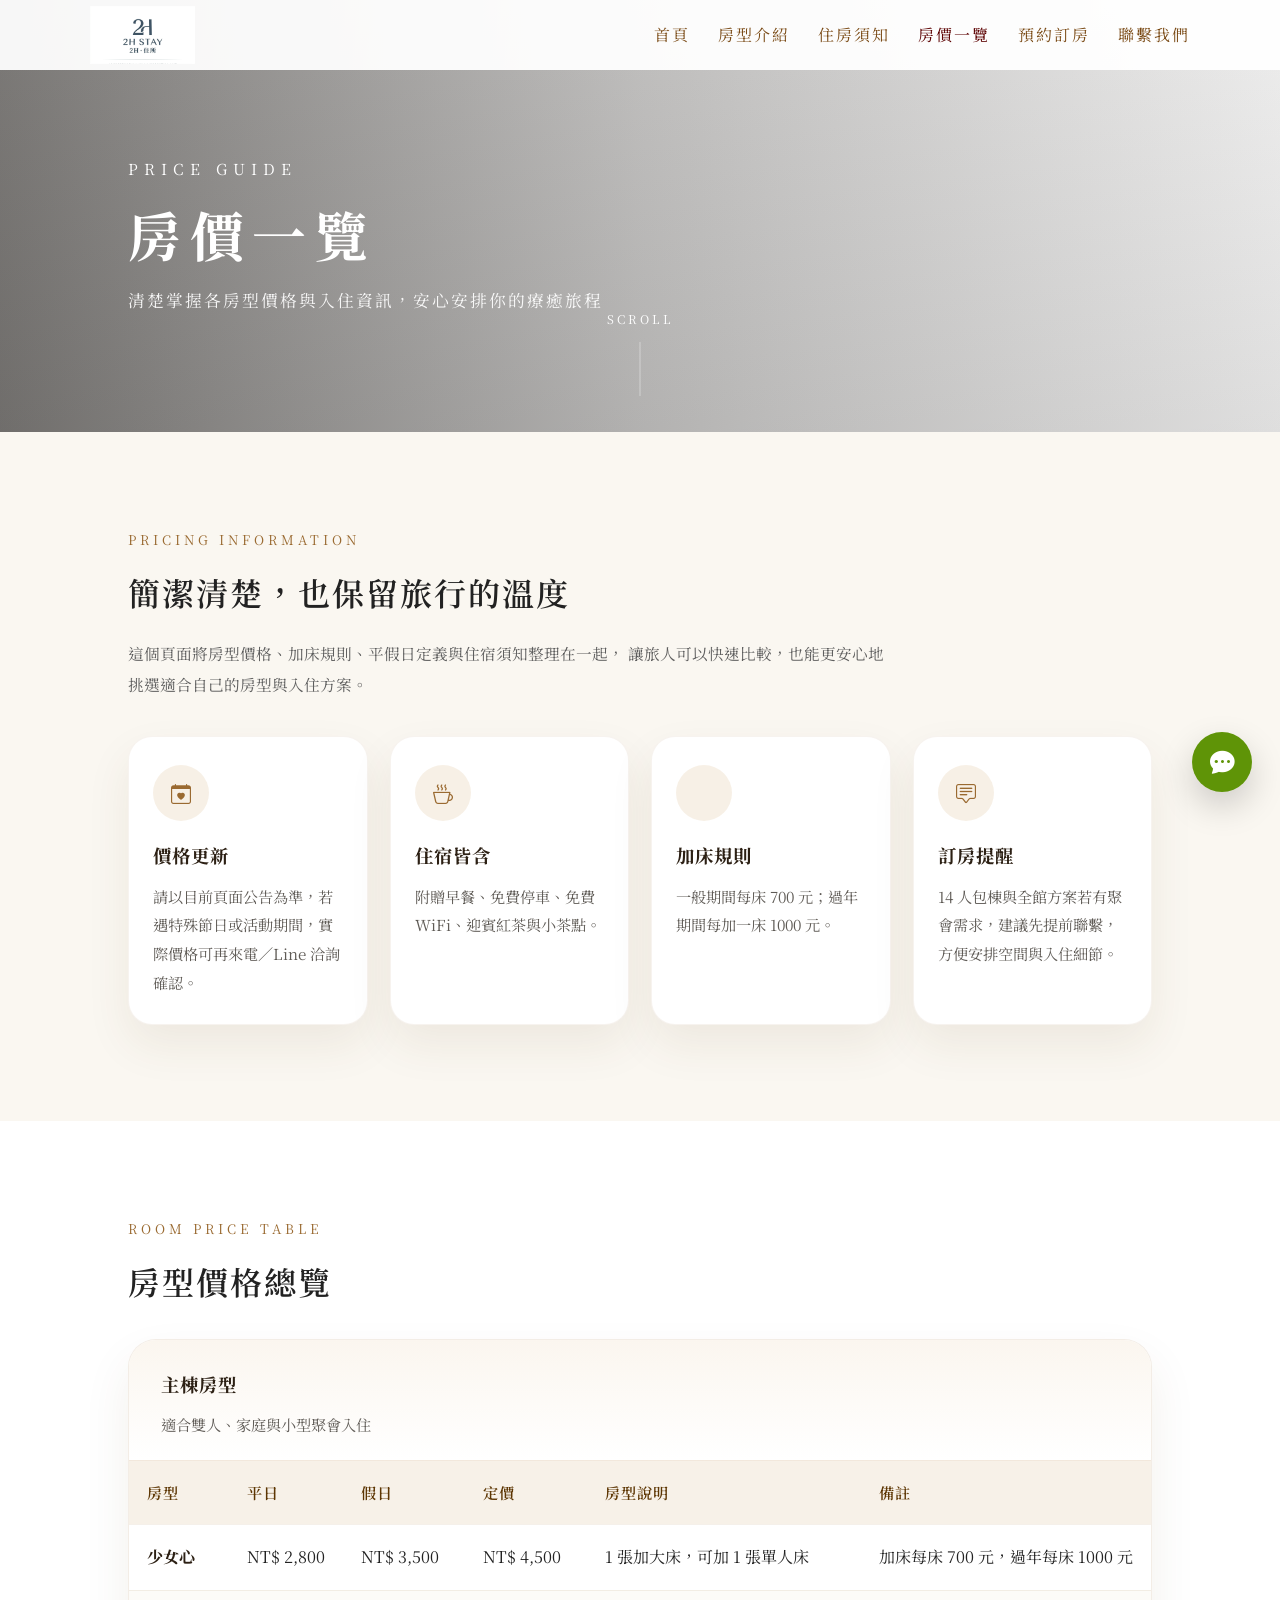
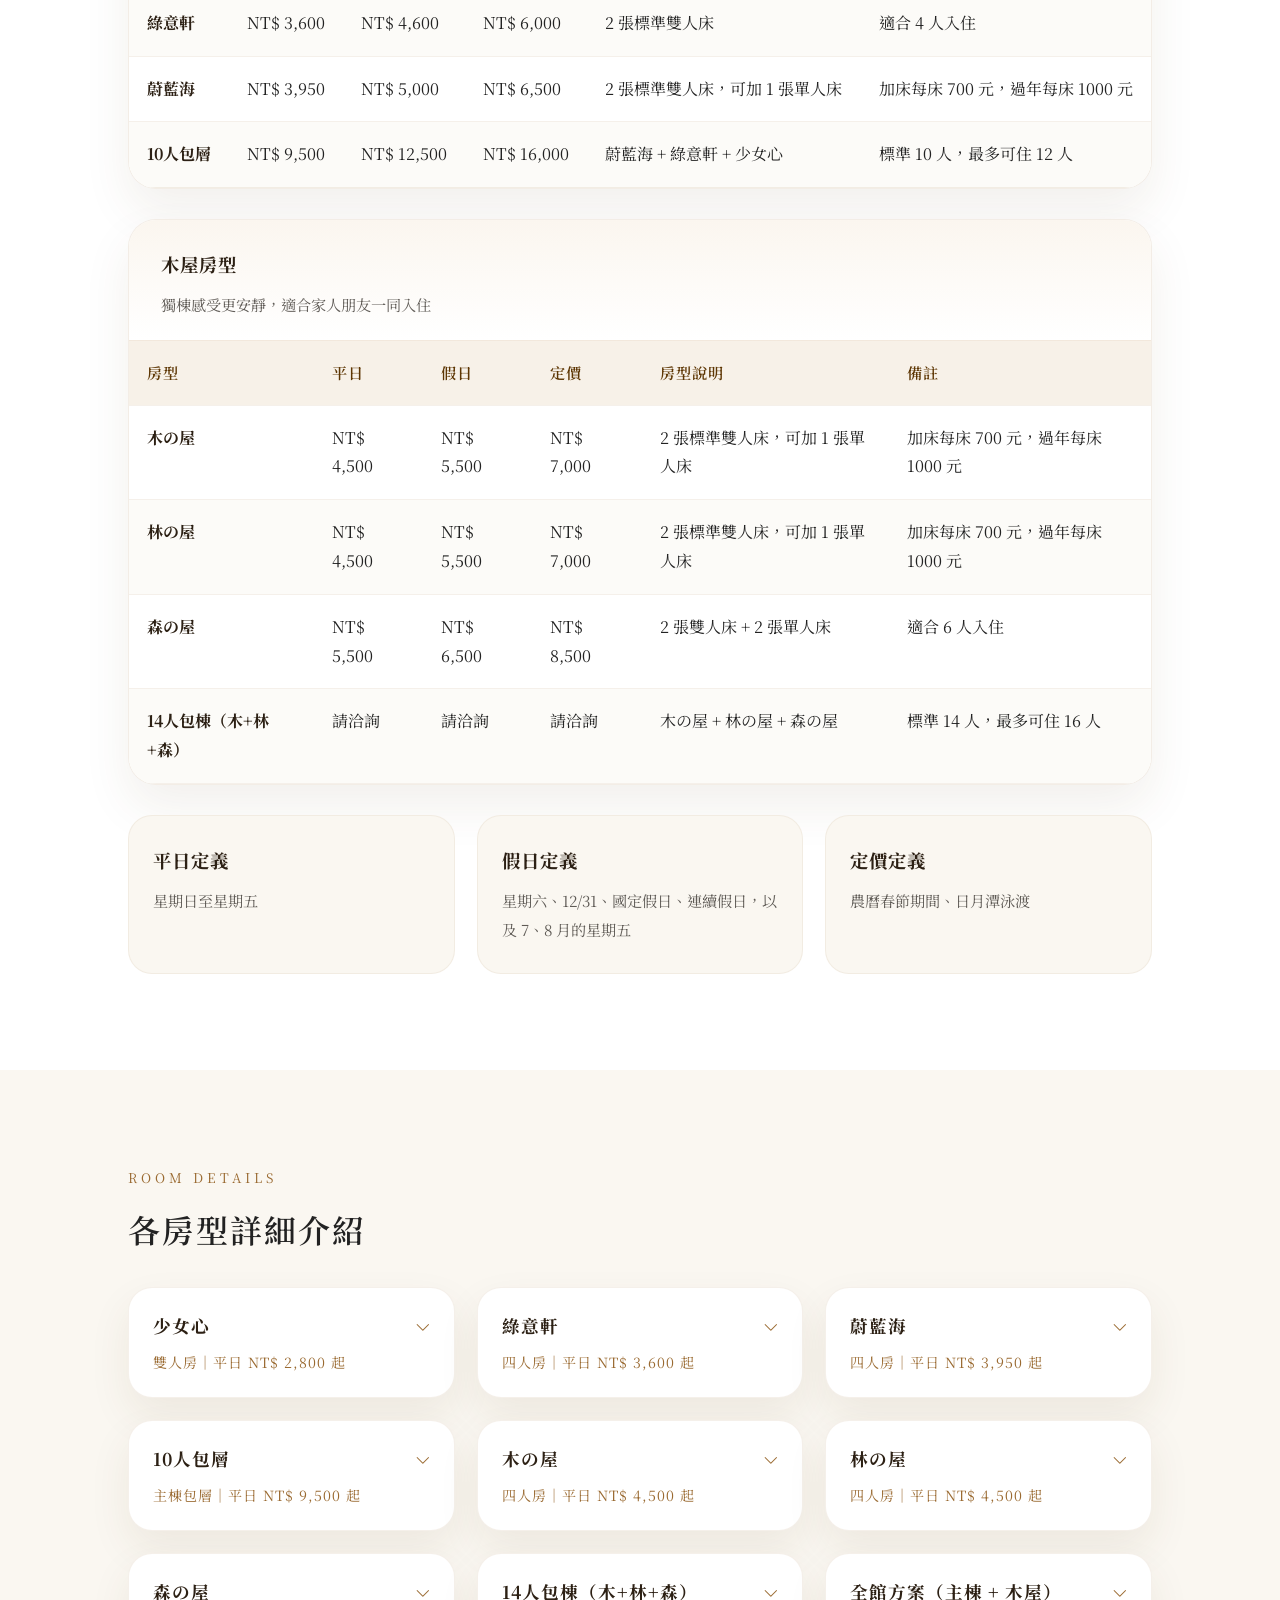
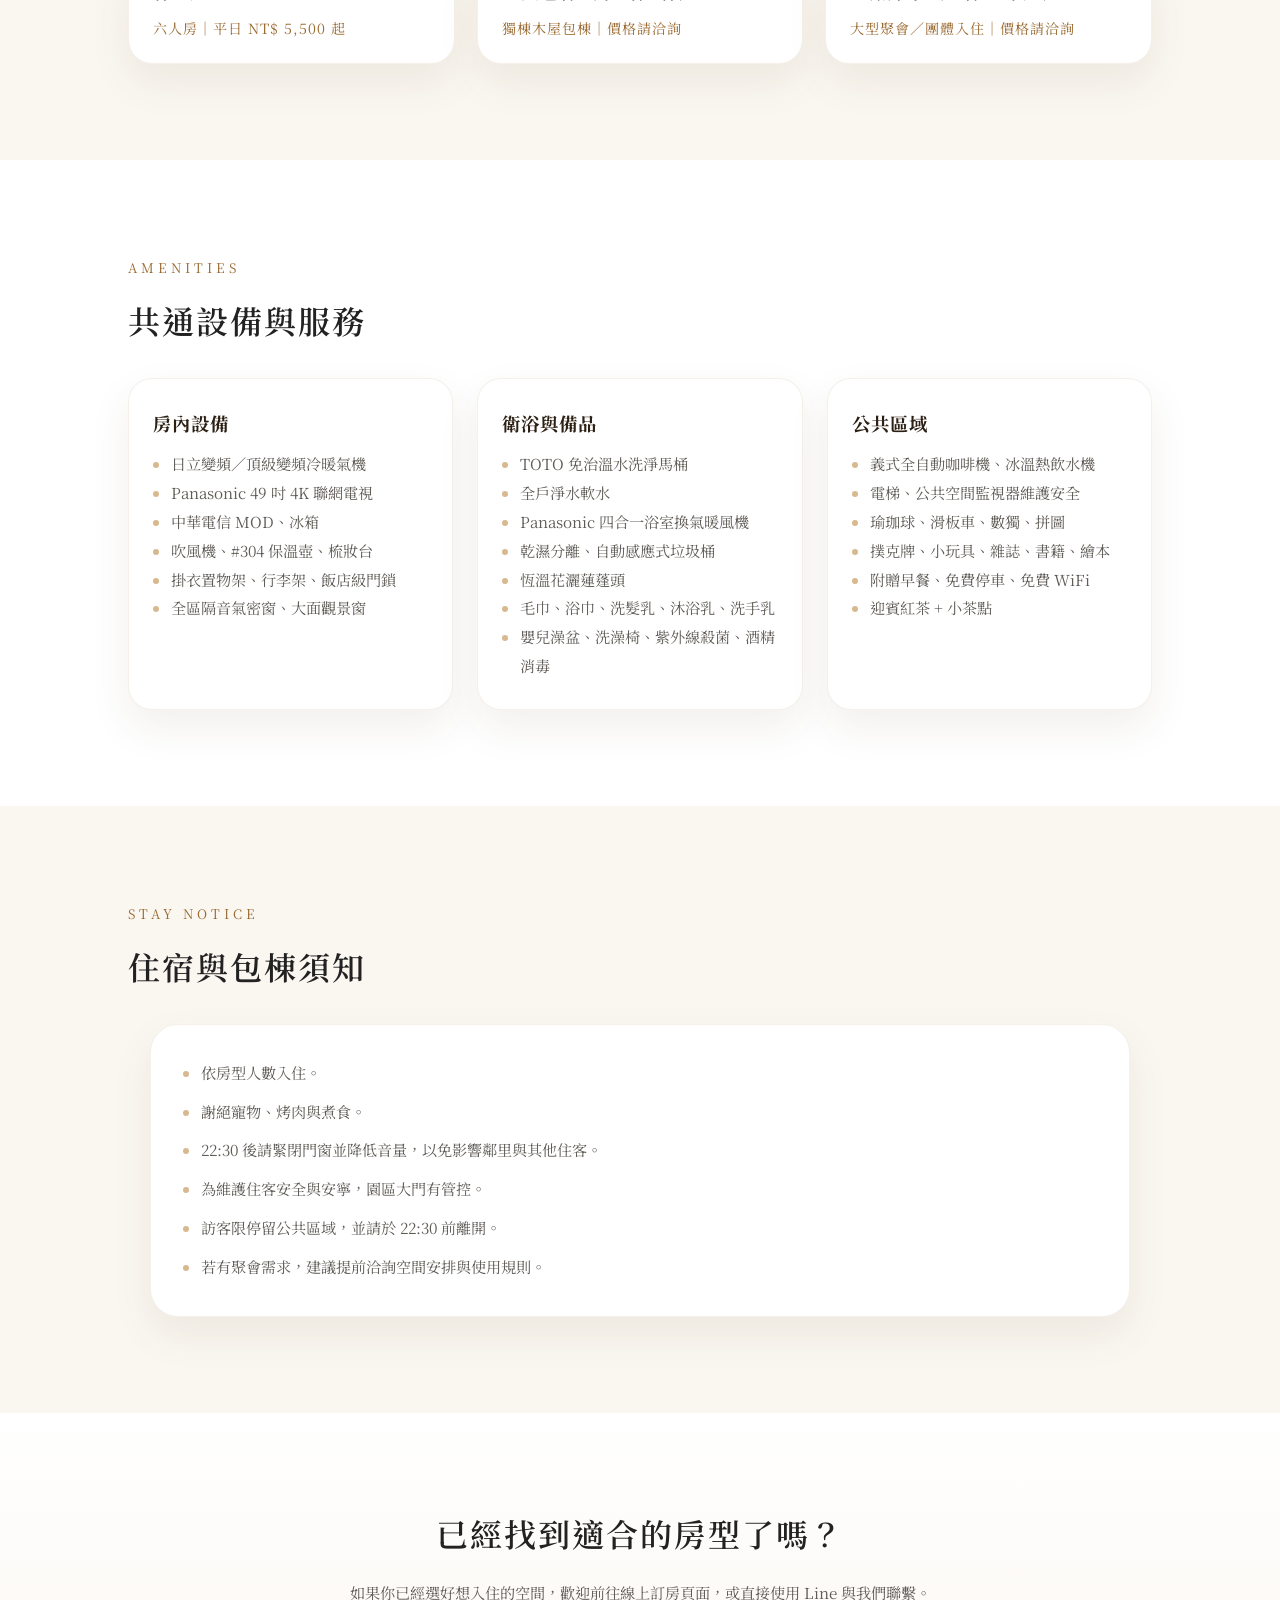
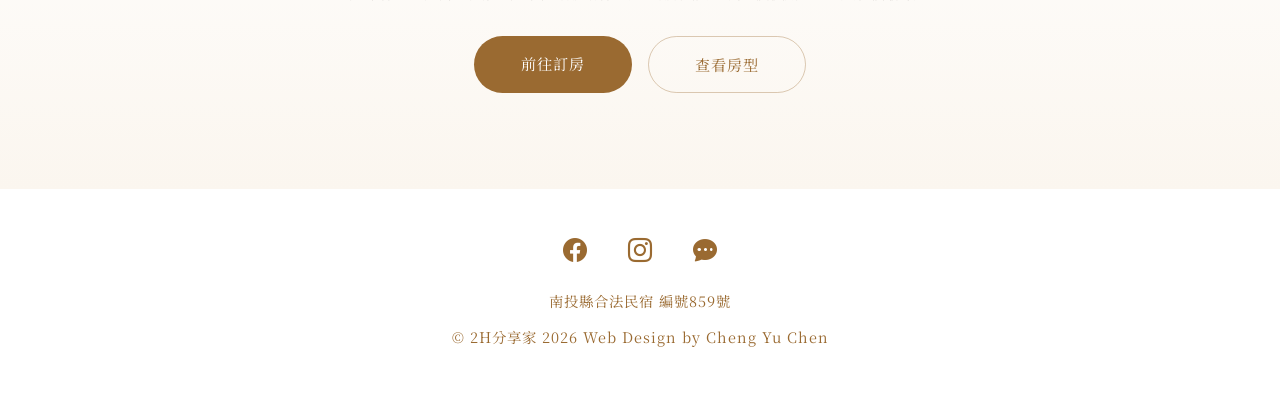
<file: rate.html>
<!DOCTYPE html>
<html lang="zh-TW">
<head>
  <meta charset="UTF-8" />
  <meta name="viewport" content="width=device-width, initial-scale=1.0" />
  <title>房價一覽｜2H分享家</title>
  <meta
    name="description"
    content="2H分享家房價一覽，包含少女心、綠意軒、蔚藍海、木の屋、林の屋、森の屋與多人包層／包棟方案。"
  />
  <meta
    name="keywords"
    content="2H分享家房價,日月潭民宿房價,少女心,綠意軒,蔚藍海,木の屋,林の屋,森の屋,包層,包棟"
  />
  <meta property="og:type" content="website" />
  <meta property="og:title" content="房價一覽｜2H分享家" />
  <meta property="og:description" content="清楚查看 2H 分享家各房型與包層包棟方案價格。" />
  <meta property="og:locale" content="zh_TW" />
  <link rel="canonical" href="https://example.com/rate.html" />

  <link rel="preconnect" href="https://fonts.googleapis.com" />
  <link rel="preconnect" href="https://fonts.gstatic.com" crossorigin />
  <link
    href="https://fonts.googleapis.com/css2?family=Noto+Serif+TC:wght@400;500;600;700&display=swap"
    rel="stylesheet"
  />
  <link
    href="https://cdn.jsdelivr.net/npm/bootstrap-icons@1.10.5/font/bootstrap-icons.css"
    rel="stylesheet"
  />

  <link rel="stylesheet" href="./css/base.css" />
  <link rel="stylesheet" href="./css/layout.css" />
  <link rel="stylesheet" href="./css/rate.css" />
</head>

<body data-page="rate">
  <div id="site-header"></div>

  <section class="rate-hero">
    <div class="rate-hero-mask"></div>
    <div class="rate-hero-text reveal">
      <p>PRICE GUIDE</p>
      <h1>房價一覽</h1>
      <span>清楚掌握各房型價格與入住資訊，安心安排你的療癒旅程</span>
    </div>

    <div class="scroll-down">
      <span>SCROLL</span>
      <div class="scroll-line"></div>
    </div>
  </section>

  <main>
    <section class="rate-intro reveal">
      <div class="rate-intro-inner">
        <p class="section-subtitle">PRICING INFORMATION</p>
        <h2>簡潔清楚，也保留旅行的溫度</h2>
        <p class="rate-intro-text">
          這個頁面將房型價格、加床規則、平假日定義與住宿須知整理在一起，
          讓旅人可以快速比較，也能更安心地挑選適合自己的房型與入住方案。
        </p>

        <div class="rate-info-grid">
          <article class="info-card">
            <span class="info-card-icon"><i class="bi bi-calendar-heart"></i></span>
            <h3>價格更新</h3>
            <p>請以目前頁面公告為準，若遇特殊節日或活動期間，實際價格可再來電／Line 洽詢確認。</p>
          </article>

          <article class="info-card">
            <span class="info-card-icon"><i class="bi bi-cup-hot"></i></span>
            <h3>住宿皆含</h3>
            <p>附贈早餐、免費停車、免費 WiFi、迎賓紅茶與小茶點。</p>
          </article>

          <article class="info-card">
            <span class="info-card-icon"><i class="bi bi-bed"></i></span>
            <h3>加床規則</h3>
            <p>一般期間每床 700 元；過年期間每加一床 1000 元。</p>
          </article>

          <article class="info-card">
            <span class="info-card-icon"><i class="bi bi-chat-square-text"></i></span>
            <h3>訂房提醒</h3>
            <p>14 人包棟與全館方案若有聚會需求，建議先提前聯繫，方便安排空間與入住細節。</p>
          </article>
        </div>
      </div>
    </section>

    <section class="pricing-section reveal">
      <div class="section-header">
        <p class="section-subtitle">ROOM PRICE TABLE</p>
        <h2>房型價格總覽</h2>
      </div>

      <div class="pricing-card">
        <div class="pricing-card-head">
          <h3>主棟房型</h3>
          <p>適合雙人、家庭與小型聚會入住</p>
        </div>

        <div class="table-scroll">
          <table class="price-table">
            <thead>
              <tr>
                <th>房型</th>
                <th>平日</th>
                <th>假日</th>
                <th>定價</th>
                <th>房型說明</th>
                <th>備註</th>
              </tr>
            </thead>
            <tbody>
              <tr>
                <td>少女心</td>
                <td>NT$ 2,800</td>
                <td>NT$ 3,500</td>
                <td>NT$ 4,500</td>
                <td>1 張加大床，可加 1 張單人床</td>
                <td>加床每床 700 元，過年每床 1000 元</td>
              </tr>
              <tr>
                <td>綠意軒</td>
                <td>NT$ 3,600</td>
                <td>NT$ 4,600</td>
                <td>NT$ 6,000</td>
                <td>2 張標準雙人床</td>
                <td>適合 4 人入住</td>
              </tr>
              <tr>
                <td>蔚藍海</td>
                <td>NT$ 3,950</td>
                <td>NT$ 5,000</td>
                <td>NT$ 6,500</td>
                <td>2 張標準雙人床，可加 1 張單人床</td>
                <td>加床每床 700 元，過年每床 1000 元</td>
              </tr>
              <tr>
                <td>10人包層</td>
                <td>NT$ 9,500</td>
                <td>NT$ 12,500</td>
                <td>NT$ 16,000</td>
                <td>蔚藍海 + 綠意軒 + 少女心</td>
                <td>標準 10 人，最多可住 12 人</td>
              </tr>
            </tbody>
          </table>
        </div>
      </div>

      <div class="pricing-card">
        <div class="pricing-card-head">
          <h3>木屋房型</h3>
          <p>獨棟感受更安靜，適合家人朋友一同入住</p>
        </div>

        <div class="table-scroll">
          <table class="price-table">
            <thead>
              <tr>
                <th>房型</th>
                <th>平日</th>
                <th>假日</th>
                <th>定價</th>
                <th>房型說明</th>
                <th>備註</th>
              </tr>
            </thead>
            <tbody>
              <tr>
                <td>木の屋</td>
                <td>NT$ 4,500</td>
                <td>NT$ 5,500</td>
                <td>NT$ 7,000</td>
                <td>2 張標準雙人床，可加 1 張單人床</td>
                <td>加床每床 700 元，過年每床 1000 元</td>
              </tr>
              <tr>
                <td>林の屋</td>
                <td>NT$ 4,500</td>
                <td>NT$ 5,500</td>
                <td>NT$ 7,000</td>
                <td>2 張標準雙人床，可加 1 張單人床</td>
                <td>加床每床 700 元，過年每床 1000 元</td>
              </tr>
              <tr>
                <td>森の屋</td>
                <td>NT$ 5,500</td>
                <td>NT$ 6,500</td>
                <td>NT$ 8,500</td>
                <td>2 張雙人床 + 2 張單人床</td>
                <td>適合 6 人入住</td>
              </tr>
              <tr>
                <td>14人包棟（木+林+森）</td>
                <td>請洽詢</td>
                <td>請洽詢</td>
                <td>請洽詢</td>
                <td>木の屋 + 林の屋 + 森の屋</td>
                <td>標準 14 人，最多可住 16 人</td>
              </tr>
            </tbody>
          </table>
        </div>
      </div>

      <div class="definition-grid">
        <article class="definition-card">
          <h3>平日定義</h3>
          <p>星期日至星期五</p>
        </article>

        <article class="definition-card">
          <h3>假日定義</h3>
          <p>星期六、12/31、國定假日、連續假日，以及 7、8 月的星期五</p>
        </article>

        <article class="definition-card">
          <h3>定價定義</h3>
          <p>農曆春節期間、日月潭泳渡</p>
        </article>
      </div>
    </section>

    <section class="detail-section reveal">
      <div class="section-header">
        <p class="section-subtitle">ROOM DETAILS</p>
        <h2>各房型詳細介紹</h2>
      </div>

      <div class="detail-grid">
        <details class="detail-card">
          <summary>
            <span>少女心</span>
            <small>雙人房｜平日 NT$ 2,800 起</small>
          </summary>
          <div class="detail-body">
            <ul>
              <li>1 張加大床</li>
              <li>可加 1 張單人床</li>
              <li>適合雙人入住，也適合小家庭</li>
              <li>加床每床 700 元；過年期間每床 1000 元</li>
            </ul>
          </div>
        </details>

        <details class="detail-card">
          <summary>
            <span>綠意軒</span>
            <small>四人房｜平日 NT$ 3,600 起</small>
          </summary>
          <div class="detail-body">
            <ul>
              <li>2 張標準雙人床</li>
              <li>此房型無法加床</li>
              <li>適合小家庭或好友閨密入住</li>
              <li>附贈早餐、免費停車、免費 WiFi、咖啡吧</li>
            </ul>
          </div>
        </details>

        <details class="detail-card">
          <summary>
            <span>蔚藍海</span>
            <small>四人房｜平日 NT$ 3,950 起</small>
          </summary>
          <div class="detail-body">
            <ul>
              <li>2 張標準雙人床</li>
              <li>可加 1 張單人床</li>
              <li>適合 4～5 人入住</li>
              <li>加床每床 700 元；過年期間每床 1000 元</li>
            </ul>
          </div>
        </details>

        <details class="detail-card">
          <summary>
            <span>10人包層</span>
            <small>主棟包層｜平日 NT$ 9,500 起</small>
          </summary>
          <div class="detail-body">
            <ul>
              <li>蔚藍海 4人房 + 綠意軒 4人房 + 少女心 2人房</li>
              <li>標準入住 10 位</li>
              <li>蔚藍海、少女心可各加 1 張單人床，最多可住 12 位</li>
              <li>可提供餐廳作為聚會空間，請提前告知</li>
              <li>房間位於三樓，電梯直上，單獨出入口，不必經過主人居住空間</li>
              <li>餐廳沒有廚具及排煙設備，因此不能煮食</li>
            </ul>
          </div>
        </details>

        <details class="detail-card">
          <summary>
            <span>木の屋</span>
            <small>四人房｜平日 NT$ 4,500 起</small>
          </summary>
          <div class="detail-body">
            <ul>
              <li>2 張標準雙人床</li>
              <li>可加 1 張單人床</li>
              <li>適合 4～5 人入住</li>
              <li>加床每床 700 元；過年期間每床 1000 元</li>
            </ul>
          </div>
        </details>

        <details class="detail-card">
          <summary>
            <span>林の屋</span>
            <small>四人房｜平日 NT$ 4,500 起</small>
          </summary>
          <div class="detail-body">
            <ul>
              <li>2 張標準雙人床</li>
              <li>可加 1 張單人床</li>
              <li>適合 4～5 人入住</li>
              <li>加床每床 700 元；過年期間每床 1000 元</li>
            </ul>
          </div>
        </details>

        <details class="detail-card">
          <summary>
            <span>森の屋</span>
            <small>六人房｜平日 NT$ 5,500 起</small>
          </summary>
          <div class="detail-body">
            <ul>
              <li>2 張雙人床 + 2 張單人床</li>
              <li>適合 6 人入住</li>
              <li>適合家庭、朋友小團體住宿</li>
            </ul>
          </div>
        </details>

        <details class="detail-card">
          <summary>
            <span>14人包棟（木+林+森）</span>
            <small>獨棟木屋包棟｜價格請洽詢</small>
          </summary>
          <div class="detail-body">
            <ul>
              <li>木の屋 4人房 + 林の屋 4人房 + 森の屋 6人房</li>
              <li>標準入住 14 人</li>
              <li>4 人房可各加 1 張單人床，最多可住 16 人</li>
              <li>如有聚會需求，可提供獨棟木屋餐廳作為聚會空間</li>
              <li>餐廳沒有廚具及排煙設備，因此不能煮食</li>
            </ul>
          </div>
        </details>

        <details class="detail-card">
          <summary>
            <span>全館方案（主棟 + 木屋）</span>
            <small>大型聚會／團體入住｜價格請洽詢</small>
          </summary>
          <div class="detail-body">
            <ul>
              <li>木屋：木の屋 4人房 + 林の屋 4人房 + 森の屋 6人房</li>
              <li>主棟：蔚藍海 4人房 + 綠意軒 4人房 + 少女心 2人房</li>
              <li>主棟標準入住 10 人，最多 12 人</li>
              <li>木屋標準入住 14 人，最多 16 人</li>
              <li>適合大型家庭旅遊、朋友聚會與團體包棟</li>
            </ul>
          </div>
        </details>
      </div>
    </section>

    <section class="facility-section reveal">
      <div class="section-header">
        <p class="section-subtitle">AMENITIES</p>
        <h2>共通設備與服務</h2>
      </div>

      <div class="facility-grid">
        <article class="facility-card">
          <h3>房內設備</h3>
          <ul>
            <li>日立變頻／頂級變頻冷暖氣機</li>
            <li>Panasonic 49 吋 4K 聯網電視</li>
            <li>中華電信 MOD、冰箱</li>
            <li>吹風機、#304 保溫壺、梳妝台</li>
            <li>掛衣置物架、行李架、飯店級門鎖</li>
            <li>全區隔音氣密窗、大面觀景窗</li>
          </ul>
        </article>

        <article class="facility-card">
          <h3>衛浴與備品</h3>
          <ul>
            <li>TOTO 免治溫水洗淨馬桶</li>
            <li>全戶淨水軟水</li>
            <li>Panasonic 四合一浴室換氣暖風機</li>
            <li>乾濕分離、自動感應式垃圾桶</li>
            <li>恆溫花灑蓮蓬頭</li>
            <li>毛巾、浴巾、洗髮乳、沐浴乳、洗手乳</li>
            <li>嬰兒澡盆、洗澡椅、紫外線殺菌、酒精消毒</li>
          </ul>
        </article>

        <article class="facility-card">
          <h3>公共區域</h3>
          <ul>
            <li>義式全自動咖啡機、冰溫熱飲水機</li>
            <li>電梯、公共空間監視器維護安全</li>
            <li>瑜珈球、滑板車、數獨、拼圖</li>
            <li>撲克牌、小玩具、雜誌、書籍、繪本</li>
            <li>附贈早餐、免費停車、免費 WiFi</li>
            <li>迎賓紅茶 + 小茶點</li>
          </ul>
        </article>
      </div>
    </section>

    <section class="policy-section reveal">
      <div class="section-header">
        <p class="section-subtitle">STAY NOTICE</p>
        <h2>住宿與包棟須知</h2>
      </div>

      <div class="policy-card">
        <ul class="policy-list">
          <li>依房型人數入住。</li>
          <li>謝絕寵物、烤肉與煮食。</li>
          <li>22:30 後請緊閉門窗並降低音量，以免影響鄰里與其他住客。</li>
          <li>為維護住客安全與安寧，園區大門有管控。</li>
          <li>訪客限停留公共區域，並請於 22:30 前離開。</li>
          <li>若有聚會需求，建議提前洽詢空間安排與使用規則。</li>
        </ul>
      </div>
    </section>

    <section class="rate-cta reveal">
      <h2>已經找到適合的房型了嗎？</h2>
      <p>如果你已經選好想入住的空間，歡迎前往線上訂房頁面，或直接使用 Line 與我們聯繫。</p>
      <div class="rate-cta-actions">
        <a href="booking.html" class="cta-btn primary">前往訂房</a>
        <a href="room.html" class="cta-btn secondary">查看房型</a>
      </div>
    </section>
  </main>

  <div id="site-footer"></div>

  <script src="./js/layout.js"></script>
<script src="./js/scrollEffects.js"></script>

<script>
  document.addEventListener("DOMContentLoaded", function () {
    initScrollEffects({
      revealSelector: ".reveal",
      zoomSelector: ".zoom-box",
      revealTrigger: 0.85,
      zoomTrigger: 0.9
    });
  });
</script>
</body>
</html>
</file>
<file: css/base.css>
* {
  margin: 0;
  padding: 0;
  box-sizing: border-box;
}

:root {
  --color-text: #222;
  --color-muted: #666;
  --color-light-muted: #8a8a8a;
  --color-primary: #9a6a31;
  --color-primary-dark: #5d3603;
  --color-bg: #fff;
  --color-bg-soft: #faf7f1;
  --color-cta: #d8b98f;
  --color-black: #000;
  --font-main: "Noto Serif TC", serif;
  --header-height: 70px;
  --container-wide: min(1180px, 90%);
  --transition-slow: 1.7s ease;
  --transition-normal: 0.45s ease;
}

html {
  scroll-behavior: smooth;
}

body {
  font-family: var(--font-main);
  background-color: var(--color-bg);
  color: var(--color-text);
  line-height: 1.8;
}

body.menu-open {
  overflow: hidden;
}

a {
  text-decoration: none;
  color: inherit;
}

ul {
  list-style: none;
}

img,
video {
  display: block;
  width: 100%;
}

main {
  min-height: 60vh;
}

.section-subtitle {
  color: var(--color-primary);
  letter-spacing: 4px;
  font-size: 0.82rem;
  margin-bottom: 16px;
}

.reveal {
  opacity: 0;
  transform: translateY(70px);
  transition: opacity 1.4s ease, transform 1.4s ease;
}

.reveal.show {
  opacity: 1;
  transform: translateY(0);
}

.zoom-box {
  overflow: hidden;
}

.zoom-box img {
  width: 100%;
  height: 100%;
  object-fit: cover;
  transform: scale(1.18);
  transition: transform var(--transition-slow);
}

.reveal.show .zoom-box img,
.zoom-box.show img {
  transform: scale(1);
}

.zoom-box:hover img {
  transform: scale(1.09);
}

.scroll-down {
  position: absolute;
  z-index: 3;
  bottom: 36px;
  left: 50%;
  transform: translateX(-50%);
  color: #fff;
  text-align: center;
  letter-spacing: 3px;
  font-size: 0.75rem;
}

.scroll-line {
  width: 1px;
  height: 54px;
  background-color: rgba(255, 255, 255, 0.42);
  margin: 12px auto 0;
  position: relative;
  overflow: hidden;
}

.scroll-line::after {
  content: "";
  position: absolute;
  top: -24px;
  left: 0;
  width: 1px;
  height: 24px;
  background-color: #fff;
  animation: scrollLineMove 1.8s infinite;
}

@keyframes scrollLineMove {
  0% { top: -24px; opacity: 0; }
  30% { opacity: 1; }
  100% { top: 54px; opacity: 0; }
}

@media (prefers-reduced-motion: reduce) {
  html {
    scroll-behavior: auto;
  }

  *,
  *::before,
  *::after {
    animation-duration: 0.01ms !important;
    animation-iteration-count: 1 !important;
    transition-duration: 0.01ms !important;
  }

  .reveal {
    opacity: 1;
    transform: none;
  }
}
</file>
<file: css/layout.css>
.site-header {
  width: 100%;
  height: var(--header-height);
  background-color: rgba(255, 255, 255, 0.94);
  position: fixed;
  top: 0;
  left: 0;
  z-index: 1000;
  transition: height 0.4s ease, box-shadow 0.4s ease;
}

.site-header.scrolled {
  height: 58px;
  box-shadow: 0 6px 24px rgba(0, 0, 0, 0.12);
}

.navbar {
  height: 100%;
  padding: 0 7%;
  display: flex;
  justify-content: space-between;
  align-items: center;
}

.logo {
  width: 105px;
  height: auto;
}

.nav-menu {
  display: flex;
  align-items: center;
  gap: 28px;
}

.navitem a {
  color: #7a4a15;
  font-size: 1rem;
  letter-spacing: 2px;
  transition: color 0.3s ease;
}

.navitem a:hover,
.navitem a.active {
  color: #5d0202;
}

.menu-toggle {
  display: none;
  width: 42px;
  height: 42px;
  border: 0;
  background: transparent;
  cursor: pointer;
}

.menu-toggle span {
  display: block;
  width: 24px;
  height: 1px;
  background: #7a4a15;
  margin: 6px auto;
  transition: transform 0.3s ease, opacity 0.3s ease;
}

.site-footer {
  background-color: #fff;
  padding: 38px 10%;
  text-align: center;
  color: var(--color-primary);
  font-size: 0.9rem;
  letter-spacing: 1px;
}

.social {
  display: flex;
  justify-content: center;
  margin-bottom: 18px;
}

.social a i {
  color: var(--color-primary);
  font-size: 1.5rem;
  transition: color 0.3s ease;
  padding: 20px;
}

.social a i:hover {
  color: #111;
}

.site-footer p {
  margin-bottom: 10px;
}

@media (max-width: 896px) {
  .site-header {
    height: 86px;
  }

  .site-header.scrolled {
    height: 86px;
  }

  .navbar {
    height: 86px;
    min-height: 86px;
    padding: 0 7%;
    gap: 12px;
    flex-wrap: nowrap;
  }

  .logo {
    width: 82px;
  }

  .menu-toggle {
    display: block;
  }

  .menu-toggle.is-open span:nth-child(1) {
    transform: translateY(7px) rotate(45deg);
  }

  .menu-toggle.is-open span:nth-child(2) {
    opacity: 0;
  }

  .menu-toggle.is-open span:nth-child(3) {
    transform: translateY(-7px) rotate(-45deg);
  }

  .nav-menu {
    display: none;
    position: absolute;
    top: 86px;
    left: 0;
    width: 100%;

    flex-direction: column;
    align-items: center;
    justify-content: flex-start;
    gap: 0;

    padding: 18px 7% 24px;
    background-color: rgba(255, 255, 255, 0.98);
    box-shadow: 0 18px 36px rgba(0, 0, 0, 0.08);
  }

  .nav-menu.is-open {
    display: flex;
  }

  .navitem {
    width: 100%;
    text-align: center;
    border-bottom: 1px solid rgba(154, 106, 49, 0.14);
  }

  .navitem:last-child {
    border-bottom: none;
  }

  .navitem a {
    display: block;
    width: 100%;
    padding: 13px 0;
    font-size: 0.95rem;
    letter-spacing: 3px;
    color: #7a4a15;
  }

  .navitem a:hover,
  .navitem a.active {
    color: #5d0202;
    background-color: rgba(250, 247, 241, 0.85);
  }
}

/* =========================
   Floating Actions
   Line icon button + Back to top
========================= */

.floating-actions {
  position: fixed;
  right: 28px;
  bottom: 34px;
  z-index: 1200;

  display: flex;
  flex-direction: column;
  align-items: flex-end;
  gap: 14px;
}

/* 綠色 Line 按鈕：預設只顯示 icon */
.floating-line-btn {
  display: inline-flex;
  align-items: center;
  justify-content: center;

  width: 60px;
  height: 60px;
  padding: 0;
  overflow: hidden;
  white-space: nowrap;

  border-radius: 999px;
  background-color: #5f9407;
  color: #fff;

  box-shadow: 0 14px 34px rgba(0, 0, 0, 0.18);

  transition:
    width 0.35s ease,
    padding 0.35s ease,
    background-color 0.35s ease,
    transform 0.35s ease,
    box-shadow 0.35s ease;
}

.floating-line-btn:hover,
.floating-line-btn:focus-visible {
  width: 230px;
  padding-left: 18px;
  padding-right: 10px;
  justify-content: flex-start;
  background-color: #578804;
  transform: translateY(-2px);
  box-shadow: 0 18px 40px rgba(0, 0, 0, 0.22);
}

.floating-line-label {
  max-width: 0;
  opacity: 0;
  overflow: hidden;
  margin-right: 0;

  color: #fff;
  font-size: 1.02rem;
  font-weight: 600;
  letter-spacing: 1px;
  line-height: 1;

  transition:
    max-width 0.35s ease,
    opacity 0.25s ease,
    margin-right 0.35s ease;
}

.floating-line-btn:hover .floating-line-label,
.floating-line-btn:focus-visible .floating-line-label {
  max-width: 150px;
  opacity: 1;
  margin-right: 10px;
}

.floating-line-icon {
  flex: 0 0 60px;
  width: 60px;
  height: 60px;

  display: flex;
  align-items: center;
  justify-content: center;
}

.floating-line-icon i {
  display: flex;
  align-items: center;
  justify-content: center;

  width: auto;
  height: auto;
  font-size: 1.55rem;
  line-height: 1;
}

/* 黃色回到頂部按鈕 */
.floating-top-btn {
  width: 60px;
  height: 60px;
  border: 0;
  border-radius: 50%;

  display: flex;
  align-items: center;
  justify-content: center;

  background-color: #f7c62f;
  color: #fff;
  cursor: pointer;

  box-shadow: 0 14px 34px rgba(0, 0, 0, 0.18);

  opacity: 0;
  visibility: hidden;
  transform: translateY(10px) scale(0.92);

  transition:
    opacity 0.35s ease,
    visibility 0.35s ease,
    transform 0.35s ease,
    background-color 0.35s ease;
}

.floating-top-btn.is-visible {
  opacity: 1;
  visibility: visible;
  transform: translateY(0) scale(1);
}

.floating-top-btn:hover,
.floating-top-btn:focus-visible {
  background-color: #efba12;
  transform: translateY(-2px) scale(1);
}

.floating-top-btn i {
  font-size: 1.45rem;
  line-height: 1;
}

/* 平板 / 手機 */
@media (max-width: 896px) {
  .site-header {
    height: 54px;
  }

  .site-header.scrolled {
    height: 54px;
  }

  .navbar {
    height: 54px;
    min-height: 54px;
    padding: 0 7%;
    gap: 12px;
    flex-wrap: nowrap;
  }

  .logo {
    width: 54px;
    height: auto;
    display: block;
  }

  .menu-toggle {
    display: block;
    width: 34px;
    height: 34px;
  }

  .menu-toggle span {
    width: 23px;
    height: 1px;
    margin: 5px auto;
  }

  .menu-toggle.is-open span:nth-child(1) {
    transform: translateY(6px) rotate(45deg);
  }

  .menu-toggle.is-open span:nth-child(2) {
    opacity: 0;
  }

  .menu-toggle.is-open span:nth-child(3) {
    transform: translateY(-6px) rotate(-45deg);
  }

  .nav-menu {
    display: none;
    position: absolute;
    top: 54px;
    left: 0;
    width: 100%;

    flex-direction: column;
    align-items: center;
    justify-content: flex-start;
    gap: 0;

    padding: 14px 7% 20px;
    background-color: rgba(255, 255, 255, 0.98);
    box-shadow: 0 18px 36px rgba(0, 0, 0, 0.08);
  }

  .nav-menu.is-open {
    display: flex;
  }

  .navitem {
    width: 100%;
    text-align: center;
    border-bottom: 1px solid rgba(154, 106, 49, 0.14);
  }

  .navitem:last-child {
    border-bottom: none;
  }

  .navitem a {
    display: block;
    width: 100%;
    padding: 11px 0;
    font-size: 0.9rem;
    letter-spacing: 3px;
    color: #7a4a15;
  }

  .navitem a:hover,
  .navitem a.active {
    color: #5d0202;
    background-color: rgba(250, 247, 241, 0.85);
  }
}
</file>
<file: css/book.css>
/* =========================
   Booking Hero
========================= */

.booking-hero {
  position: relative;
  min-height: 240px;
  height: 48vh;
  display: flex;
  align-items: center;
  justify-content: flex-start;
  padding: calc(var(--header-height) + 34px) 10% 64px;
  overflow: hidden;

  background-image: url("https://images.unsplash.com/photo-1600607687939-ce8a6c25118c?q=80&w=1800&auto=format&fit=crop");
  background-size: cover;
  background-position: center;
}

.booking-hero::before {
  content: "";
  position: absolute;
  inset: 0;
  background-image: inherit;
  background-size: cover;
  background-position: center;
  transform: scale(1.12);
  animation: bookingHeroZoom 7s ease forwards;
}

@keyframes bookingHeroZoom {
  to {
    transform: scale(1.03);
  }
}

.booking-hero-mask {
  position: absolute;
  inset: 0;
  z-index: 1;
  background: linear-gradient(
    90deg,
    rgba(20, 16, 12, 0.58),
    rgba(20, 16, 12, 0.28),
    rgba(20, 16, 12, 0.08)
  );
}

.booking-hero-text {
  position: relative;
  z-index: 2;
  max-width: 760px;
  color: #fff;
}

.booking-hero-text p {
  letter-spacing: 6px;
  font-size: 0.95rem;
  margin-bottom: 18px;
}

.booking-hero-text h1 {
  font-size: clamp(2.6rem, 4.2vw, 4rem);
  letter-spacing: 8px;
  margin-bottom: 18px;
  line-height: 1.25;
}

.booking-hero-text span {
  display: block;
  max-width: 640px;
  font-size: 1.05rem;
  line-height: 1.9;
  letter-spacing: 2px;
  color: rgba(255, 255, 255, 0.92);
}
/* =========================
   Intro
========================= */

.booking-intro {
  padding: 110px 10% 70px;
  text-align: center;
  background-color: #fff;
}

.booking-intro h2,
.booking-search-heading h2,
.available-room-heading h2,
.booking-summary-card h2,
.booking-form-panel h2 {
  font-size: 2rem;
  letter-spacing: 2px;
  margin-bottom: 24px;
  line-height: 1.5;
}

.booking-intro p,
.available-room-heading p {
  max-width: 760px;
  margin: 0 auto;
  color: #555;
}

/* =========================
   Search Panel
========================= */

.booking-search-section {
  padding: 60px 8% 90px;
  background-color: var(--color-bg-soft);
}

.booking-search-panel {
  max-width: 1180px;
  margin: 0 auto;
  padding: 54px;
  background-color: rgba(255, 255, 255, 0.94);
  box-shadow: 0 22px 60px rgba(0, 0, 0, 0.08);
}

.booking-search-heading {
  text-align: center;
  margin-bottom: 36px;
}

.booking-search-form {
  display: grid;
  grid-template-columns: repeat(4, minmax(0, 1fr));
  gap: 18px;
  align-items: end;
}

.booking-field {
  display: flex;
  flex-direction: column;
  gap: 8px;
}

.booking-field label {
  color: #7a4a15;
  font-size: 0.95rem;
  letter-spacing: 1px;
}

.booking-field input,
.booking-field select,
.booking-field textarea {
  width: 100%;
  min-height: 48px;
  padding: 12px 14px;
  border: 1px solid #ddd0bd;
  background-color: #fff;
  color: #333;
  font-family: inherit;
  font-size: 1rem;
  outline: none;
  transition: border-color 0.3s ease, box-shadow 0.3s ease;
}

.booking-field textarea {
  min-height: 130px;
  resize: vertical;
}

.booking-field input:focus,
.booking-field select:focus,
.booking-field textarea:focus {
  border-color: var(--color-primary);
  box-shadow: 0 0 0 3px rgba(154, 106, 49, 0.12);
}

.booking-search-btn {
  min-height: 48px;
  border: 0;
  background-color: #000;
  color: #fff;
  font-family: inherit;
  font-size: 0.95rem;
  letter-spacing: 2px;
  cursor: pointer;
  transition: transform 0.35s ease, background-color 0.35s ease;
}

.booking-search-btn:hover {
  background-color: #333;
  transform: translateY(-3px);
}

.search-hint {
  margin-top: 28px;
  color: #777;
  text-align: center;
  font-size: 0.95rem;
}

/* =========================
   Available Rooms
========================= */

.available-room-section {
  padding: 100px 8% 110px;
  background-color: #fff;
}

.available-room-heading {
  max-width: 860px;
  margin: 0 auto 52px;
  text-align: center;
}

.available-room-list {
  width: 100%;
  max-width: 1240px;
  margin: 0 auto;
  display: grid;
  grid-template-columns: repeat(3, minmax(0, 1fr));
  gap: 32px;
}

.available-room-card {
  background-color: #fff;
  box-shadow: 0 18px 44px rgba(0, 0, 0, 0.08);
  overflow: hidden;
  transform: translateY(0);
  transition: transform 0.45s ease, box-shadow 0.45s ease;
}

.available-room-card:hover {
  transform: translateY(-14px);
  box-shadow: 0 28px 60px rgba(0, 0, 0, 0.14);
}

.available-room-image {
  position: relative;
  height: 250px;
  overflow: hidden;
}

.available-room-image img {
  width: 100%;
  height: 100%;
  object-fit: cover;
  transform: scale(1.12);
  transition: transform 1.5s ease;
}

.available-room-card:hover .available-room-image img {
  transform: scale(1.03);
}

.available-room-tag {
  position: absolute;
  left: 22px;
  bottom: 18px;
  padding: 8px 15px;
  background-color: rgba(255, 255, 255, 0.92);
  color: #7a4a15;
  font-size: 0.82rem;
  letter-spacing: 1px;
}

.available-room-body {
  padding: 30px;
}

.available-room-body h3 {
  font-size: 1.35rem;
  letter-spacing: 2px;
  margin-bottom: 12px;
}

.available-room-desc {
  color: #666;
  font-size: 0.95rem;
  min-height: 58px;
}

.available-room-meta {
  display: flex;
  flex-wrap: wrap;
  gap: 10px;
  margin: 22px 0;
}

.available-room-meta span {
  display: inline-flex;
  align-items: center;
  gap: 6px;
  padding: 7px 12px;
  background-color: var(--color-bg-soft);
  color: #6f4a22;
  font-size: 0.86rem;
}

.available-room-price {
  margin-bottom: 22px;
  color: #222;
}

.available-room-price small {
  color: #999;
  font-size: 0.78rem;
  margin-right: 4px;
}

.available-room-price strong {
  font-size: 1.45rem;
  letter-spacing: 1px;
}

.select-room-btn {
  width: 100%;
  min-height: 46px;
  border: 0;
  background-color: var(--color-primary);
  color: #fff;
  font-family: inherit;
  letter-spacing: 2px;
  cursor: pointer;
  transition: background-color 0.35s ease, transform 0.35s ease;
}

.select-room-btn:hover {
  background-color: var(--color-primary-dark);
  transform: translateX(6px);
}

.available-room-card.is-selected {
  outline: 2px solid var(--color-primary);
  outline-offset: 6px;
}

.no-room-message {
  grid-column: 1 / -1;
  padding: 54px;
  background-color: var(--color-bg-soft);
  text-align: center;
  color: #666;
}

/* =========================
   Booking Form
========================= */

.booking-form-section {
  padding: 100px 8% 120px;
  background-color: var(--color-bg-soft);
}

.booking-form-layout {
  max-width: 1180px;
  margin: 0 auto;
  display: grid;
  grid-template-columns: 360px minmax(0, 1fr);
  gap: 36px;
  align-items: start;
}

.booking-summary-card,
.booking-form-panel {
  background-color: #fff;
  box-shadow: 0 18px 44px rgba(0, 0, 0, 0.08);
}

.booking-summary-card {
  position: sticky;
  top: 96px;
  padding: 42px 34px;
}

.selected-room-summary {
  color: #666;
}

.summary-room-image {
  height: 210px;
  margin-bottom: 24px;
  overflow: hidden;
}

.summary-room-image img {
  width: 100%;
  height: 100%;
  object-fit: cover;
}

.summary-room-name {
  font-size: 1.35rem;
  letter-spacing: 2px;
  color: #222;
  margin-bottom: 12px;
}

.summary-line {
  padding: 10px 0;
  border-bottom: 1px solid #eee2d3;
  color: #666;
}

.summary-line strong {
  color: #7a4a15;
  font-weight: 600;
}

.booking-form-panel {
  padding: 52px;
}

.booking-form {
  display: grid;
  grid-template-columns: repeat(2, minmax(0, 1fr));
  gap: 20px;
}

.booking-field.full,
.booking-notice.full,
.booking-action.full {
  grid-column: 1 / -1;
}

.booking-notice {
  padding: 24px;
  background-color: var(--color-bg-soft);
  border-left: 4px solid var(--color-primary);
}

.booking-notice h3 {
  color: #7a4a15;
  font-size: 1.05rem;
  letter-spacing: 2px;
  margin-bottom: 8px;
}

.booking-notice p {
  color: #666;
  font-size: 0.92rem;
}

.booking-action {
  display: flex;
  justify-content: flex-start;
}

.submit-booking-btn {
  min-width: 220px;
  min-height: 50px;
  border: 0;
  background-color: #000;
  color: #fff;
  font-family: inherit;
  letter-spacing: 2px;
  cursor: pointer;
  transition: transform 0.35s ease, background-color 0.35s ease;
}

.submit-booking-btn:hover {
  background-color: #333;
  transform: translateX(8px);
}

.booking-result {
  display: none;
  margin-top: 28px;
  padding: 24px;
  background-color: #f6efe5;
  color: #333;
  border-left: 4px solid var(--color-primary);
}

.booking-result.show {
  display: block;
}

.booking-result h3 {
  color: #7a4a15;
  margin-bottom: 10px;
  letter-spacing: 2px;
}

.booking-result p {
  color: #555;
}

/* =========================
   RWD
========================= */

@media (max-width: 1100px) {
  .available-room-list {
    grid-template-columns: repeat(2, minmax(0, 1fr));
  }

  .booking-form-layout {
    grid-template-columns: 1fr;
  }

  .booking-summary-card {
    position: static;
  }
}

@media (max-width: 900px) {
  .booking-search-form {
    grid-template-columns: repeat(2, minmax(0, 1fr));
  }

  .booking-search-btn {
    grid-column: 1 / -1;
  }
}

@media (max-width: 768px) {
  .booking-hero-text {
    left: 8%;
    right: 8%;
  }

  .booking-hero-text h1 {
    font-size: 2.6rem;
    letter-spacing: 7px;
  }

  .booking-hero-text span {
    font-size: 0.98rem;
  }

  .booking-intro,
  .available-room-section,
  .booking-form-section {
    padding-left: 7%;
    padding-right: 7%;
  }

  .booking-search-section {
    padding-left: 7%;
    padding-right: 7%;
  }

  .booking-search-panel,
  .booking-form-panel,
  .booking-summary-card {
    padding: 34px 24px;
  }

  .booking-search-form,
  .booking-form,
  .available-room-list {
    grid-template-columns: 1fr;
  }

  .available-room-image {
    height: 230px;
  }

  .booking-action {
    justify-content: stretch;
  }

  .submit-booking-btn {
    width: 100%;
  }
}

@media (max-width: 420px) {
  .booking-hero-text h1 {
    font-size: 2.2rem;
  }

  .booking-intro h2,
  .booking-search-heading h2,
  .available-room-heading h2,
  .booking-summary-card h2,
  .booking-form-panel h2 {
    font-size: 1.7rem;
  }
}
</file>
<file: css/contact.css>
/* =========================
   Contact Hero
========================= */

.contact-hero {
  position: relative;
  min-height: 240px;
  height: 48vh;
  display: flex;
  align-items: center;
  justify-content: flex-start;
  padding: calc(var(--header-height) + 34px) 10% 64px;
  overflow: hidden;

  background-image: url("https://images.unsplash.com/photo-1500530855697-b586d89ba3ee?q=80&w=1800&auto=format&fit=crop");
  background-size: cover;
  background-position: center;
}

.contact-hero::before {
  content: "";
  position: absolute;
  inset: 0;
  background-image: inherit;
  background-size: cover;
  background-position: center;
  transform: scale(1.12);
  animation: contactHeroZoom 7s ease forwards;
}

@keyframes contactHeroZoom {
  to {
    transform: scale(1.03);
  }
}

.contact-hero-mask {
  position: absolute;
  inset: 0;
  z-index: 1;
  background: linear-gradient(
    90deg,
    rgba(20, 16, 12, 0.58),
    rgba(20, 16, 12, 0.28),
    rgba(20, 16, 12, 0.08)
  );
}

.contact-hero-text {
  position: relative;
  z-index: 2;
  max-width: 760px;
  color: #fff;
}

.contact-hero-text p {
  letter-spacing: 6px;
  font-size: 0.95rem;
  margin-bottom: 18px;
}

.contact-hero-text h1 {
  font-size: clamp(2.6rem, 4.2vw, 4rem);
  letter-spacing: 8px;
  margin-bottom: 18px;
  line-height: 1.25;
}

.contact-hero-text span {
  display: block;
  max-width: 640px;
  font-size: 1.05rem;
  line-height: 1.9;
  letter-spacing: 2px;
  color: rgba(255, 255, 255, 0.92);
}

/* =========================
   Intro
========================= */

.contact-intro {
  padding: 110px 10% 70px;
  text-align: center;
  background-color: #fff;
}

.contact-intro h2,
.contact-card h2,
.traffic-section h2,
.contact-form-section h2 {
  font-size: 2rem;
  letter-spacing: 2px;
  margin-bottom: 24px;
  color: #222;
}

.contact-intro p {
  max-width: 760px;
  margin: 0 auto;
  color: #555;
}

/* =========================
   Main Contact Layout
========================= */

.contact-main-section {
  background-color: #fff;
  padding: 40px clamp(24px, 5vw, 80px) 120px;
}

.contact-main-grid {
  max-width: 1280px;
  margin: 0 auto;
  display: grid;
  grid-template-columns: 0.9fr 1.1fr;
  gap: clamp(32px, 5vw, 72px);
  align-items: stretch;
}

.contact-card {
  background-color: #fff;
  box-shadow: 0 24px 70px rgba(0, 0, 0, 0.08);
}

.contact-info-card {
  padding: 56px 48px;
}

.info-list {
  display: grid;
  gap: 30px;
  margin-top: 34px;
}

.info-item {
  display: grid;
  grid-template-columns: 42px 1fr;
  gap: 18px;
  align-items: flex-start;
}

.info-item i {
  color: #9a6a31;
  font-size: 1.55rem;
  margin-top: 4px;
}

.info-item h3 {
  font-size: 1.05rem;
  letter-spacing: 2px;
  margin-bottom: 8px;
  color: #222;
}

.info-item p {
  color: #666;
  line-height: 1.9;
}

.text-btn {
  margin-top: 8px;
  border: none;
  background: transparent;
  color: #9a6a31;
  font-family: inherit;
  letter-spacing: 1px;
  cursor: pointer;
  padding: 0;
}

.text-btn:hover {
  color: #111;
}

.contact-actions {
  display: flex;
  gap: 16px;
  margin-top: 42px;
  flex-wrap: wrap;
}

.primary-btn,
.outline-btn {
  display: inline-flex;
  align-items: center;
  justify-content: center;
  min-width: 132px;
  height: 46px;
  padding: 0 26px;
  letter-spacing: 2px;
  transition: 0.35s ease;
}

.primary-btn {
  background-color: #000;
  color: #fff;
}

.primary-btn:hover {
  background-color: #333;
  transform: translateY(-4px);
}

.outline-btn {
  border: 1px solid #9a6a31;
  color: #9a6a31;
}

.outline-btn:hover {
  background-color: #9a6a31;
  color: #fff;
  transform: translateY(-4px);
}

/* =========================
   Map
========================= */

.map-card {
  padding: 34px;
  display: flex;
  flex-direction: column;
}

.map-header {
  display: flex;
  justify-content: space-between;
  align-items: flex-start;
  gap: 24px;
  margin-bottom: 24px;
}

.map-open-btn {
  border: 1px solid #9a6a31;
  background-color: transparent;
  color: #9a6a31;
  padding: 12px 18px;
  font-family: inherit;
  letter-spacing: 1px;
  cursor: pointer;
  transition: 0.35s ease;
  white-space: nowrap;
}

.map-open-btn:hover {
  background-color: #9a6a31;
  color: #fff;
}

.map-wrap {
  width: 100%;
  min-height: 420px;
  flex: 1;
  overflow: hidden;
  background-color: #eee;
}

.map-wrap iframe {
  width: 100%;
  height: 100%;
  min-height: 420px;
  border: 0;
  display: block;
  filter: saturate(0.85) contrast(0.95);
}

.map-note {
  margin-top: 18px;
  color: #777;
  font-size: 0.9rem;
  line-height: 1.9;
}

/* =========================
   Traffic Section
========================= */

.traffic-section {
  padding: 100px clamp(24px, 6vw, 96px);
  background-color: var(--color-bg-soft);
  text-align: center;
}

.traffic-grid {
  max-width: 1180px;
  margin: 44px auto 0;
  display: grid;
  grid-template-columns: repeat(3, 1fr);
  gap: 28px;
}

.traffic-card {
  background-color: #fff;
  padding: 42px 34px;
  box-shadow: 0 18px 44px rgba(0, 0, 0, 0.06);
  transition: transform 0.4s ease, box-shadow 0.4s ease;
}

.traffic-card:hover {
  transform: translateY(-14px);
  box-shadow: 0 28px 60px rgba(0, 0, 0, 0.12);
}

.traffic-card i {
  display: block;
  font-size: 2rem;
  color: #9a6a31;
  margin-bottom: 22px;
}

.traffic-card h3 {
  font-size: 1.15rem;
  letter-spacing: 2px;
  margin-bottom: 16px;
}

.traffic-card p {
  color: #666;
  line-height: 2;
}

/* =========================
   Contact Form
========================= */

.contact-form-section {
  padding: 110px clamp(24px, 6vw, 96px);
  background-color: #fff;
}

.form-layout {
  max-width: 1180px;
  margin: 0 auto;
  display: grid;
  grid-template-columns: 0.85fr 1.15fr;
  gap: clamp(32px, 5vw, 72px);
  align-items: start;
}

.form-copy p {
  color: #666;
  line-height: 2;
}

.contact-form {
  background-color: #faf7f1;
  padding: 48px;
}

.form-row {
  margin-bottom: 24px;
}

.form-row label {
  display: block;
  margin-bottom: 10px;
  letter-spacing: 2px;
  color: #222;
  font-size: 0.95rem;
}

.form-row input,
.form-row select,
.form-row textarea {
  width: 100%;
  border: 1px solid #ddd0bd;
  background-color: #fff;
  padding: 14px 16px;
  font-family: inherit;
  font-size: 0.95rem;
  color: #222;
  outline: none;
  transition: border-color 0.3s ease, box-shadow 0.3s ease;
}

.form-row input:focus,
.form-row select:focus,
.form-row textarea:focus {
  border-color: #9a6a31;
  box-shadow: 0 0 0 3px rgba(154, 106, 49, 0.12);
}

.form-row textarea {
  resize: vertical;
}

.submit-btn {
  width: 100%;
  height: 52px;
  border: none;
  background-color: #000;
  color: #fff;
  font-family: inherit;
  letter-spacing: 3px;
  cursor: pointer;
  transition: background-color 0.35s ease, transform 0.35s ease;
}

.submit-btn:hover {
  background-color: #333;
  transform: translateY(-3px);
}

.form-message {
  margin-top: 18px;
  min-height: 24px;
  color: #9a6a31;
  text-align: center;
}

/* =========================
   Scroll Animation
========================= */

.reveal {
  opacity: 0;
  transform: translateY(70px);
  transition: opacity 1.4s ease, transform 1.4s ease;
}

.reveal.show {
  opacity: 1;
  transform: translateY(0);
}

/* =========================
   RWD
========================= */

@media (max-width: 1024px) {
  .contact-main-grid,
  .form-layout {
    grid-template-columns: 1fr;
  }

  .traffic-grid {
    grid-template-columns: 1fr;
  }

  .map-wrap,
  .map-wrap iframe {
    min-height: 380px;
  }
}

@media (max-width: 768px) {
  .contact-hero-text {
    left: 8%;
    right: 8%;
  }

  .contact-hero-text h1 {
    font-size: 2.6rem;
    letter-spacing: 8px;
  }

  .contact-main-section {
    padding-left: 7%;
    padding-right: 7%;
  }

  .contact-info-card,
  .map-card,
  .contact-form {
    padding: 34px 26px;
  }

  .map-header {
    flex-direction: column;
  }

  .contact-actions {
    flex-direction: column;
  }

  .primary-btn,
  .outline-btn {
    width: 100%;
  }
}

@media (max-width: 420px) {
  .contact-hero-text h1 {
    font-size: 2.2rem;
  }

  .contact-hero-text span {
    font-size: 0.95rem;
  }

  .info-item {
    grid-template-columns: 1fr;
  }
}
</file>
<file: css/notice.css>
/* =========================
   Notice Hero
========================= */

.notice-hero {
  position: relative;
  min-height: 240px;
  height: 48vh;
  display: flex;
  align-items: center;
  justify-content: flex-start;
  padding: calc(var(--header-height) + 34px) 10% 64px;
  overflow: hidden;

  background:
    linear-gradient(
      90deg,
      rgba(20, 16, 12, 0.58),
      rgba(20, 16, 12, 0.28),
      rgba(20, 16, 12, 0.08)
    ),
    url("https://images.unsplash.com/photo-1615873968403-89e068629265?q=80&w=1800&auto=format&fit=crop")
      center / cover no-repeat;
}

.notice-hero-mask {
  position: absolute;
  inset: 0;
  z-index: 1;
  background: linear-gradient(
    180deg,
    rgba(255, 255, 255, 0.04),
    rgba(0, 0, 0, 0.06)
  );
}

.notice-hero-text {
  position: relative;
  z-index: 2;
  max-width: 760px;
  color: #fff;
}

.notice-hero-text p {
  letter-spacing: 6px;
  font-size: 0.95rem;
  margin-bottom: 18px;
}

.notice-hero-text h1 {
  font-size: clamp(2.6rem, 4.2vw, 4rem);
  letter-spacing: 8px;
  margin-bottom: 18px;
  line-height: 1.25;
  font-weight: 700;
}

.notice-hero-text span {
  display: block;
  max-width: 640px;
  font-size: 1.05rem;
  line-height: 1.9;
  letter-spacing: 2px;
  color: rgba(255, 255, 255, 0.92);
}

.notice-intro {
  padding: 100px 10%;
  background-color: var(--color-bg-soft);
}

.notice-intro-inner {
  max-width: 1180px;
  margin: 0 auto;
}

.notice-intro h2,
.notice-block-heading h2,
.notice-side-card h2,
.notice-cta h2 {
  margin-bottom: 22px;
  font-size: 2rem;
  line-height: 1.5;
  letter-spacing: 2px;
  font-weight: 600;
}

.notice-intro p {
  max-width: 780px;
  color: #5f5b56;
  font-size: 0.98rem;
  line-height: 2;
}

.notice-quick-grid {
  margin-top: 42px;
  display: grid;
  grid-template-columns: repeat(4, 1fr);
  gap: 22px;
}

.notice-quick-card {
  padding: 30px 24px 28px;
  background-color: #fff;
  border-radius: 26px;
  border: 1px solid rgba(154, 106, 49, 0.1);
  box-shadow: 0 20px 45px rgba(83, 60, 26, 0.08);
}

.notice-quick-card span {
  width: 56px;
  height: 56px;
  margin-bottom: 18px;
  display: inline-flex;
  align-items: center;
  justify-content: center;
  border-radius: 50%;
  background-color: rgba(216, 185, 143, 0.22);
  color: var(--color-primary);
  font-size: 1.25rem;
}

.notice-quick-card h3 {
  margin-bottom: 10px;
  color: #2c2014;
  font-size: 1.12rem;
  letter-spacing: 1px;
}

.notice-quick-card p {
  color: #5f5b56;
  font-size: 0.92rem;
  line-height: 1.9;
}

.notice-nav-section {
  position: sticky;
  top: var(--header-height);
  z-index: 900;
  padding: 18px 10%;
  background-color: rgba(255, 255, 255, 0.94);
  backdrop-filter: blur(10px);
  border-bottom: 1px solid rgba(154, 106, 49, 0.12);
}

.notice-nav {
  max-width: 1180px;
  margin: 0 auto;
  display: flex;
  gap: 12px;
  overflow-x: auto;
  padding-bottom: 2px;
}

.notice-tab {
  flex: 0 0 auto;
  padding: 10px 18px;
  border: 1px solid rgba(154, 106, 49, 0.25);
  border-radius: 999px;
  background-color: #fff;
  color: var(--color-primary);
  font-family: inherit;
  font-size: 0.92rem;
  letter-spacing: 1px;
  cursor: pointer;
  transition:
    background-color 0.3s ease,
    color 0.3s ease,
    transform 0.3s ease;
}

.notice-tab:hover,
.notice-tab.is-active {
  background-color: var(--color-primary);
  color: #fff;
  transform: translateY(-2px);
}

.notice-content-section {
  padding: 92px 10% 100px;
  background-color: #fff;
}

.notice-content-layout {
  max-width: 1180px;
  margin: 0 auto;
  display: grid;
  grid-template-columns: 320px minmax(0, 1fr);
  gap: 36px;
  align-items: start;
}

.notice-side-card {
  position: sticky;
  top: calc(var(--header-height) + 92px);
  padding: 36px 30px;
  background-color: var(--color-bg-soft);
  border-radius: 28px;
  border: 1px solid rgba(154, 106, 49, 0.1);
  box-shadow: 0 18px 42px rgba(83, 60, 26, 0.08);
}

.summary-list {
  display: grid;
  gap: 10px;
  margin-bottom: 28px;
}

.summary-list li,
.rule-card p,
.step-card p,
.definition-card p,
.notice-note p,
.group-card li,
.facility-card li,
.prohibit-panel li,
.notice-cta p {
  color: #5f5b56;
  font-size: 0.95rem;
  line-height: 1.9;
}

.summary-list li {
  position: relative;
  padding-left: 18px;
}

.summary-list li::before,
.group-card li::before,
.facility-card li::before,
.prohibit-panel li::before {
  content: "";
  position: absolute;
  top: 12px;
  left: 0;
  width: 6px;
  height: 6px;
  border-radius: 50%;
  background-color: var(--color-cta);
}

.side-booking-btn {
  display: inline-block;
  width: 100%;
  padding: 13px 20px;
  border-radius: 999px;
  background-color: var(--color-primary);
  color: #fff;
  text-align: center;
  letter-spacing: 1px;
  transition:
    background-color 0.3s ease,
    transform 0.3s ease;
}

.side-booking-btn:hover {
  background-color: var(--color-primary-dark);
  transform: translateY(-3px);
}

.notice-main {
  display: grid;
  gap: 54px;
}

.notice-block {
  scroll-margin-top: 150px;
}

.notice-block-heading {
  margin-bottom: 28px;
}

.step-list {
  display: grid;
  grid-template-columns: repeat(2, 1fr);
  gap: 24px;
}

.step-card,
.definition-card,
.rule-card,
.group-card,
.facility-card,
.notice-note,
.prohibit-panel {
  background-color: #fff;
  border: 1px solid rgba(154, 106, 49, 0.1);
  border-radius: 26px;
  box-shadow: 0 18px 42px rgba(83, 60, 26, 0.08);
}

.step-card {
  padding: 30px 26px;
}

.step-number {
  display: inline-block;
  margin-bottom: 18px;
  color: var(--color-primary);
  font-size: 0.9rem;
  font-weight: 700;
  letter-spacing: 3px;
}

.step-card h3,
.definition-card h3,
.rule-card h3,
.group-card h3,
.facility-card h3,
.notice-note h3 {
  margin-bottom: 10px;
  color: #2c2014;
  font-size: 1.14rem;
  letter-spacing: 1px;
}

.definition-grid,
.rule-grid,
.facility-grid {
  display: grid;
  gap: 22px;
}

.definition-grid {
  grid-template-columns: repeat(3, 1fr);
}

.rule-grid {
  grid-template-columns: repeat(2, 1fr);
}

.facility-grid {
  grid-template-columns: repeat(2, 1fr);
}

.definition-card,
.rule-card,
.facility-card,
.notice-note,
.prohibit-panel {
  padding: 28px 24px;
}

.notice-note {
  margin-top: 24px;
  background-color: var(--color-bg-soft);
  border-left: 4px solid var(--color-primary);
}

.table-scroll {
  overflow-x: auto;
}

.notice-table {
  width: 100%;
  min-width: 760px;
  border-collapse: collapse;
  background-color: #fff;
  border: 1px solid rgba(154, 106, 49, 0.1);
  box-shadow: 0 18px 42px rgba(83, 60, 26, 0.08);
}

.notice-table th,
.notice-table td {
  padding: 16px 18px;
  text-align: left;
  border-bottom: 1px solid rgba(154, 106, 49, 0.1);
  vertical-align: top;
}

.notice-table th {
  background-color: #f7f1e8;
  color: var(--color-primary-dark);
  font-weight: 600;
  letter-spacing: 1px;
}

.notice-table tbody tr:nth-child(even) {
  background-color: #fcfbf8;
}

.notice-table tbody td:first-child {
  font-weight: 700;
  color: #2c2014;
}

.group-card {
  padding: 30px 26px;
  margin-bottom: 22px;
}

.group-card ul,
.facility-card ul,
.prohibit-panel ul {
  display: grid;
  gap: 8px;
}

.group-card li,
.facility-card li,
.prohibit-panel li {
  position: relative;
  padding-left: 18px;
}

.notice-cta {
  padding: 100px 10%;
  text-align: center;
  background: linear-gradient(180deg, #fff 0%, #fbf6ef 100%);
}

.notice-cta p {
  max-width: 720px;
  margin: 0 auto 28px;
}

.notice-cta-actions {
  display: flex;
  justify-content: center;
  gap: 16px;
}

.notice-btn {
  min-width: 160px;
  padding: 14px 28px;
  border-radius: 999px;
  font-size: 0.95rem;
  letter-spacing: 1px;
  transition:
    transform 0.35s ease,
    background-color 0.35s ease,
    color 0.35s ease;
}

.notice-btn.primary {
  background-color: var(--color-primary);
  color: #fff;
}

.notice-btn.primary:hover {
  background-color: var(--color-primary-dark);
  transform: translateY(-3px);
}

.notice-btn.secondary {
  background-color: transparent;
  color: var(--color-primary);
  border: 1px solid rgba(154, 106, 49, 0.35);
}

.notice-btn.secondary:hover {
  background-color: #f7f1e8;
  transform: translateY(-3px);
}

@media (max-width: 1100px) {
  .notice-quick-grid {
    grid-template-columns: repeat(2, 1fr);
  }

  .notice-content-layout {
    grid-template-columns: 1fr;
  }

  .notice-side-card {
    position: static;
  }
}

@media (max-width: 900px) {
  .step-list,
  .definition-grid,
  .rule-grid,
  .facility-grid {
    grid-template-columns: 1fr;
  }
}

@media (max-width: 768px) {
  .notice-hero {
    min-height: 46vh;
    padding: 110px 7% 74px;
  }

  .notice-hero-text h1 {
    font-size: 2.45rem;
    letter-spacing: 6px;
  }

  .notice-hero-text span {
    font-size: 0.96rem;
  }

  .notice-intro,
  .notice-content-section,
  .notice-cta {
    padding-left: 7%;
    padding-right: 7%;
  }

  .notice-intro {
    padding-top: 76px;
    padding-bottom: 76px;
  }

  .notice-content-section {
    padding-top: 72px;
    padding-bottom: 72px;
  }

  .notice-nav-section {
    top: 70px;
    padding-left: 7%;
    padding-right: 7%;
  }

  .notice-quick-grid {
    grid-template-columns: 1fr;
  }

  .notice-intro h2,
  .notice-block-heading h2,
  .notice-side-card h2,
  .notice-cta h2 {
    font-size: 1.65rem;
  }

  .notice-cta-actions {
    flex-direction: column;
  }

  .notice-btn {
    width: 100%;
  }
}

@media (max-width: 480px) {
  .notice-hero-text h1 {
    font-size: 2rem;
  }

  .notice-hero-text p {
    font-size: 0.82rem;
  }

  .notice-tab {
    padding: 9px 14px;
    font-size: 0.86rem;
  }
}
</file>
<file: css/rate.css>
/* =========================
   Rate Hero
========================= */

.rate-hero {
  position: relative;
  min-height: 240px;
  height: 48vh;
  display: flex;
  align-items: center;
  justify-content: flex-start;
  padding: calc(var(--header-height) + 34px) 10% 64px;
  overflow: hidden;

  background:
    linear-gradient(
      90deg,
      rgba(20, 16, 12, 0.58),
      rgba(20, 16, 12, 0.28),
      rgba(20, 16, 12, 0.08)
    ),
    url("https://images.unsplash.com/photo-1505693416388-ac5ce068fe85?q=80&w=1800&auto=format&fit=crop")
      center / cover no-repeat;
}

.rate-hero-mask {
  position: absolute;
  inset: 0;
  z-index: 1;
  background: linear-gradient(
    180deg,
    rgba(255, 255, 255, 0.04),
    rgba(0, 0, 0, 0.06)
  );
}

.rate-hero-text {
  position: relative;
  z-index: 2;
  max-width: 760px;
  color: #fff;
}

.rate-hero-text p {
  letter-spacing: 6px;
  font-size: 0.95rem;
  margin-bottom: 18px;
}

.rate-hero-text h1 {
  font-size: clamp(2.6rem, 4.2vw, 4rem);
  letter-spacing: 8px;
  margin-bottom: 18px;
  line-height: 1.25;
  font-weight: 700;
}

.rate-hero-text span {
  display: block;
  max-width: 640px;
  font-size: 1.05rem;
  line-height: 1.9;
  letter-spacing: 2px;
  color: rgba(255, 255, 255, 0.92);
}

.rate-intro,
.pricing-section,
.detail-section,
.facility-section,
.policy-section,
.rate-cta {
  padding: 96px 10%;
}

.rate-intro {
  background-color: var(--color-bg-soft);
}

.rate-intro-inner {
  max-width: 1180px;
  margin: 0 auto;
}

.rate-intro h2,
.section-header h2,
.rate-cta h2 {
  font-size: 2rem;
  letter-spacing: 2px;
  line-height: 1.5;
  margin-bottom: 22px;
  font-weight: 600;
}

.rate-intro-text {
  max-width: 760px;
  color: #5d5d5d;
  font-size: 0.98rem;
  line-height: 2;
  margin-bottom: 36px;
}

.rate-info-grid {
  display: grid;
  grid-template-columns: repeat(4, 1fr);
  gap: 22px;
}

.info-card {
  background-color: #fff;
  border-radius: 24px;
  padding: 28px 24px 26px;
  box-shadow: 0 20px 45px rgba(83, 60, 26, 0.08);
  border: 1px solid rgba(154, 106, 49, 0.08);
}

.info-card-icon {
  width: 56px;
  height: 56px;
  border-radius: 50%;
  display: inline-flex;
  align-items: center;
  justify-content: center;
  background-color: rgba(216, 185, 143, 0.22);
  color: var(--color-primary);
  margin-bottom: 18px;
  font-size: 1.25rem;
}

.info-card h3,
.pricing-card-head h3,
.definition-card h3,
.facility-card h3 {
  font-size: 1.15rem;
  color: #2c2014;
  margin-bottom: 10px;
  letter-spacing: 1px;
}

.info-card p,
.pricing-card-head p,
.definition-card p,
.facility-card li,
.detail-body li,
.policy-list li,
.rate-cta p {
  color: #5f5b56;
  font-size: 0.95rem;
  line-height: 1.9;
}

.section-header {
  max-width: 1180px;
  margin: 0 auto 34px;
}

.pricing-section {
  background-color: #fff;
}

.pricing-card {
  max-width: 1180px;
  margin: 0 auto 30px;
  background-color: #fff;
  border: 1px solid rgba(154, 106, 49, 0.12);
  border-radius: 28px;
  overflow: hidden;
  box-shadow: 0 22px 48px rgba(83, 60, 26, 0.08);
}

.pricing-card:last-of-type {
  margin-bottom: 38px;
}

.pricing-card-head {
  padding: 28px 32px 20px;
  background: linear-gradient(180deg, #fbf6ef 0%, #fff 100%);
  border-bottom: 1px solid rgba(154, 106, 49, 0.1);
}

.table-scroll {
  overflow-x: auto;
}

.price-table {
  width: 100%;
  min-width: 860px;
  border-collapse: collapse;
  background-color: #fff;
}

.price-table th,
.price-table td {
  padding: 18px 18px;
  text-align: left;
  border-bottom: 1px solid rgba(154, 106, 49, 0.1);
  vertical-align: top;
}

.price-table thead th {
  background-color: #f7f1e8;
  color: var(--color-primary-dark);
  font-size: 0.95rem;
  letter-spacing: 1px;
  font-weight: 600;
}

.price-table tbody tr:nth-child(even) {
  background-color: #fcfbf8;
}

.price-table tbody tr:hover {
  background-color: #f7f1e8;
}

.price-table tbody td:first-child {
  font-weight: 700;
  color: #2c2014;
}

.definition-grid {
  max-width: 1180px;
  margin: 0 auto;
  display: grid;
  grid-template-columns: repeat(3, 1fr);
  gap: 22px;
}

.definition-card {
  background-color: var(--color-bg-soft);
  border-radius: 24px;
  padding: 28px 24px;
  border: 1px solid rgba(154, 106, 49, 0.08);
}

.detail-section {
  background-color: var(--color-bg-soft);
}

.detail-grid {
  max-width: 1180px;
  margin: 0 auto;
  display: grid;
  grid-template-columns: repeat(3, 1fr);
  gap: 22px;
}

.detail-card {
  background-color: #fff;
  border-radius: 24px;
  overflow: hidden;
  border: 1px solid rgba(154, 106, 49, 0.1);
  box-shadow: 0 18px 42px rgba(83, 60, 26, 0.08);
}

.detail-card summary {
  list-style: none;
  cursor: pointer;
  padding: 22px 24px;
  position: relative;
}

.detail-card summary::-webkit-details-marker {
  display: none;
}

.detail-card summary span {
  display: block;
  font-size: 1.1rem;
  color: #2c2014;
  font-weight: 700;
  letter-spacing: 1px;
  margin-bottom: 8px;
}

.detail-card summary small {
  display: block;
  color: var(--color-primary);
  font-size: 0.88rem;
  letter-spacing: 1px;
}

.detail-card summary::after {
  content: "\F282";
  font-family: "bootstrap-icons";
  position: absolute;
  top: 26px;
  right: 24px;
  color: var(--color-primary);
  font-size: 0.95rem;
  transition: transform 0.3s ease;
}

.detail-card[open] summary::after {
  transform: rotate(180deg);
}

.detail-body {
  padding: 0 24px 24px;
  border-top: 1px solid rgba(154, 106, 49, 0.08);
}

.detail-body ul {
  padding-top: 18px;
}

.detail-body li,
.policy-list li,
.facility-card li {
  position: relative;
  padding-left: 18px;
}

.detail-body li::before,
.policy-list li::before,
.facility-card li::before {
  content: "";
  position: absolute;
  top: 12px;
  left: 0;
  width: 6px;
  height: 6px;
  border-radius: 50%;
  background-color: var(--color-cta);
}

.facility-section {
  background-color: #fff;
}

.facility-grid {
  max-width: 1180px;
  margin: 0 auto;
  display: grid;
  grid-template-columns: repeat(3, 1fr);
  gap: 24px;
}

.facility-card {
  background-color: #fff;
  border-radius: 24px;
  padding: 28px 24px;
  border: 1px solid rgba(154, 106, 49, 0.1);
  box-shadow: 0 18px 42px rgba(83, 60, 26, 0.08);
}

.policy-section {
  background-color: var(--color-bg-soft);
}

.policy-card {
  max-width: 980px;
  margin: 0 auto;
  background-color: #fff;
  border-radius: 28px;
  padding: 34px 32px;
  border: 1px solid rgba(154, 106, 49, 0.1);
  box-shadow: 0 18px 42px rgba(83, 60, 26, 0.08);
}

.policy-list {
  display: grid;
  gap: 10px;
}

.rate-cta {
  text-align: center;
  background: linear-gradient(180deg, #fff 0%, #fbf6ef 100%);
}

.rate-cta p {
  max-width: 720px;
  margin: 0 auto 28px;
}

.rate-cta-actions {
  display: flex;
  justify-content: center;
  gap: 16px;
  flex-wrap: wrap;
}

.cta-btn {
  min-width: 158px;
  padding: 14px 26px;
  border-radius: 999px;
  letter-spacing: 1px;
  font-size: 0.95rem;
  transition: transform 0.35s ease, background-color 0.35s ease, color 0.35s ease;
}

.cta-btn.primary {
  background-color: var(--color-primary);
  color: #fff;
}

.cta-btn.primary:hover {
  background-color: var(--color-primary-dark);
  transform: translateY(-3px);
}

.cta-btn.secondary {
  background-color: transparent;
  color: var(--color-primary);
  border: 1px solid rgba(154, 106, 49, 0.35);
}

.cta-btn.secondary:hover {
  background-color: #f7f1e8;
  transform: translateY(-3px);
}

@media (max-width: 1100px) {
  .rate-info-grid,
  .detail-grid {
    grid-template-columns: repeat(2, 1fr);
  }

  .facility-grid,
  .definition-grid {
    grid-template-columns: 1fr;
  }
}

@media (max-width: 768px) {
  .rate-hero {
    min-height: 44vh;
    padding: 110px 7% 70px;
  }

  .rate-hero-text h1 {
    font-size: 2.4rem;
  }

  .rate-hero-text span {
    font-size: 0.96rem;
  }

  .rate-intro,
  .pricing-section,
  .detail-section,
  .facility-section,
  .policy-section,
  .rate-cta {
    padding: 72px 7%;
  }

  .rate-info-grid,
  .detail-grid {
    grid-template-columns: 1fr;
  }

  .pricing-card-head,
  .policy-card,
  .facility-card,
  .info-card,
  .definition-card {
    padding-left: 22px;
    padding-right: 22px;
  }

  .price-table th,
  .price-table td {
    padding: 15px 14px;
  }

  .rate-intro h2,
  .section-header h2,
  .rate-cta h2 {
    font-size: 1.65rem;
  }
}

@media (max-width: 480px) {
  .rate-hero-text h1 {
    font-size: 2rem;
  }

  .rate-hero-text p {
    font-size: 0.82rem;
  }

  .cta-btn {
    width: 100%;
  }
}
</file>
